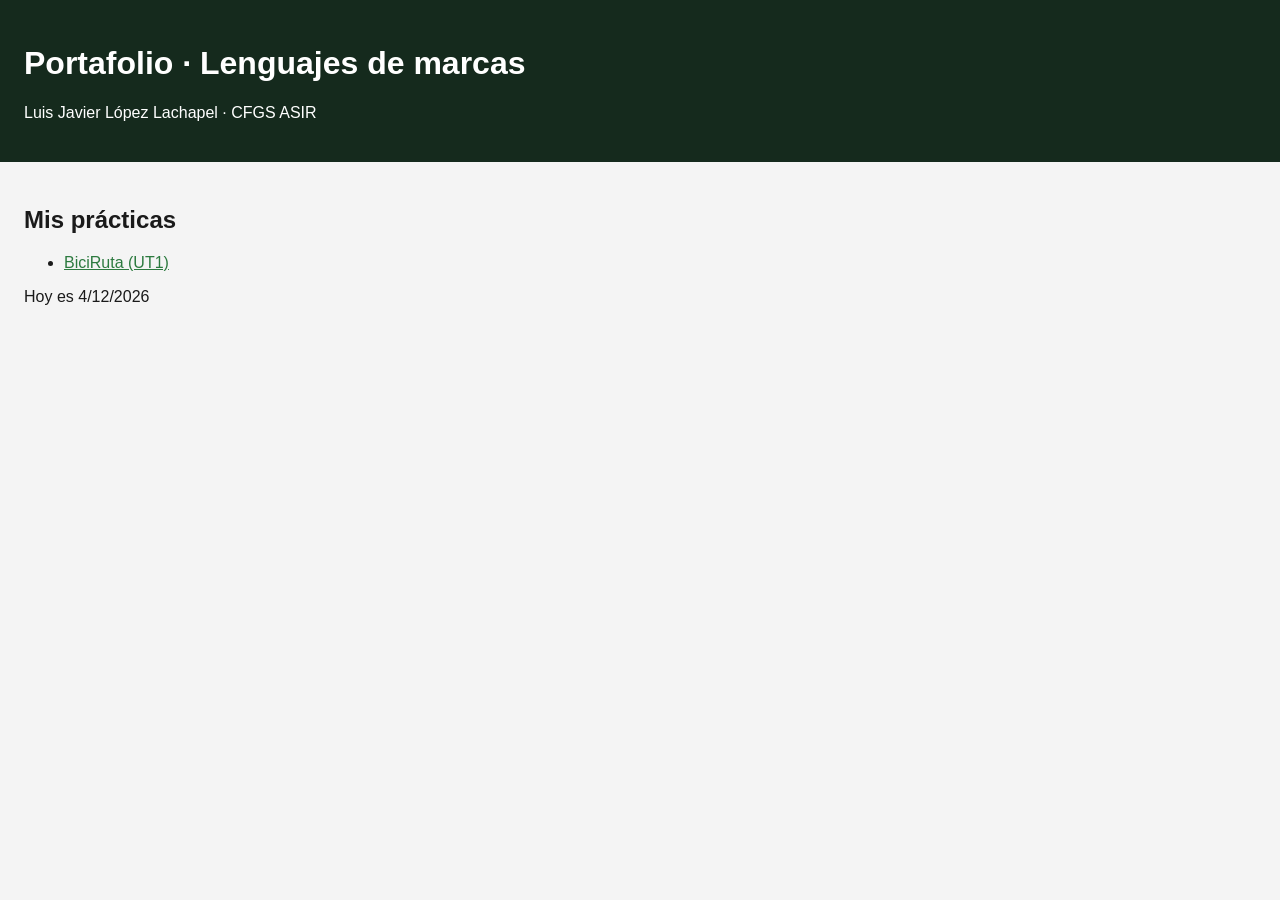
<file: index.html>
<!doctype html>
<html lang="es">
  <head>
    <meta charset="UTF-8" />
    <meta name="viewport" content="width=device-width, initial-scale=1.0" />
    <title>Portafolio de Lenguajes de marcas</title>
    <link rel="stylesheet" href="css/estilos.css" />
  </head>
  <body>
    <header>
      <h1>Portafolio · Lenguajes de marcas</h1>
      <p>Luis Javier López Lachapel · CFGS ASIR</p>
    </header>
    <main>
      <h2>Mis prácticas</h2>
      <ul>
        <li>
          <a href="https://github.com/Javier18-pps/biciruta-web"
            >BiciRuta (UT1)</a
          >
        </li>
      </ul>
      <p id="fecha"></p>
    </main>
    <script src="js/app.js"></script>
  </body>
</html>
</file>
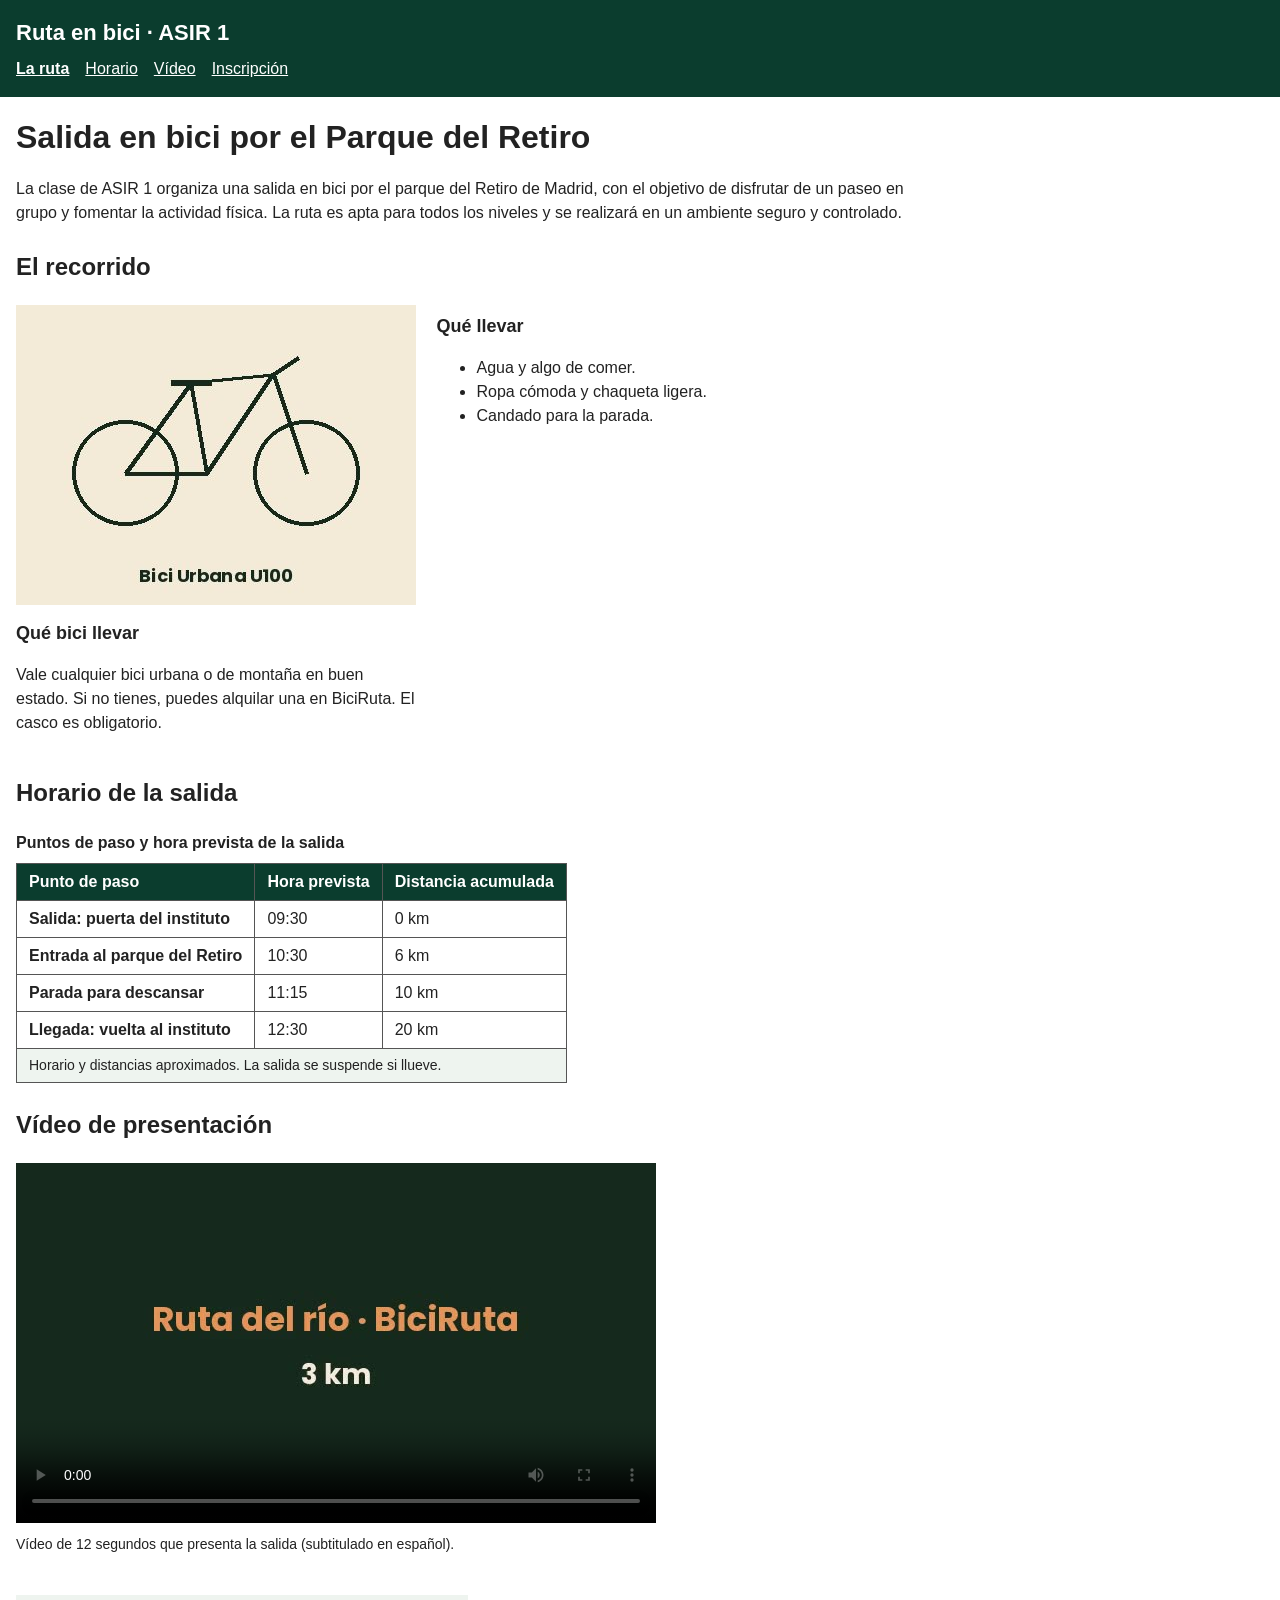
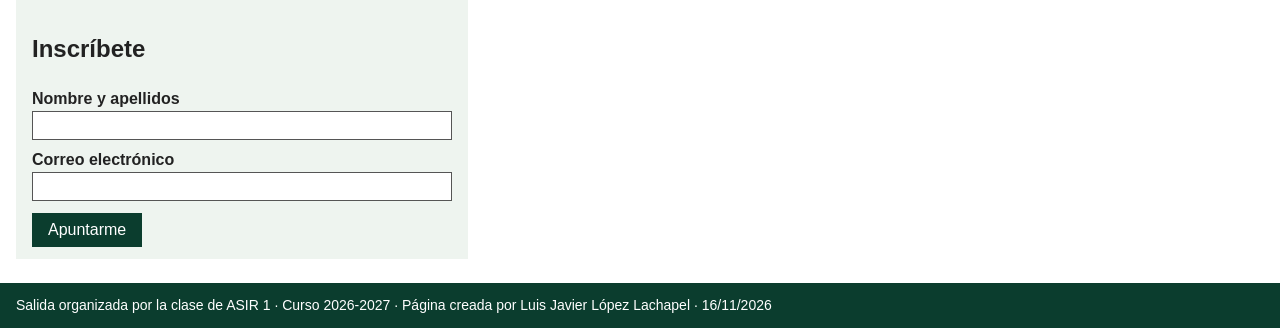
<file: ut03/fase5/index.html>
<!doctype html>
<html lang="es">
  <head>
    <meta charset="UTF-8" />
    <meta name="viewport" content="width=device-width, initial-scale=1.0" />
    <meta
      name="description"
      content="Salida en bici de la clase de ASIR 1 por el Parque del Retiro: recorrido, horario e inscripción."
    />
    <title>Salida en bici por el Parque del Retiro · ASIR 1</title>
    <link rel="stylesheet" href="css/ruta.css" />
  </head>
  <body>
    <a href="#principal" class="saltar">Saltar al contenido principal</a>

    <header class="cabecera">
      <p class="marca">Ruta en bici · ASIR 1</p>
      <nav aria-label="Menú principal">
        <ul class="menu">
          <li><a href="#principal" aria-current="page">La ruta</a></li>
          <li><a href="#horario">Horario</a></li>
          <li><a href="#video">Vídeo</a></li>
          <li><a href="#inscripcion">Inscripción</a></li>
        </ul>
      </nav>
    </header>

    <main id="principal">
      <h1>Salida en bici por el Parque del Retiro</h1>
      <p>
        La clase de ASIR 1 organiza una salida en bici por el parque del Retiro
        de Madrid, con el objetivo de disfrutar de un paseo en grupo y fomentar
        la actividad física. La ruta es apta para todos los niveles y se
        realizará en un ambiente seguro y controlado.
      </p>

      <section aria-labelledby="titulo-recorrido">
        <h2 id="titulo-recorrido">El recorrido</h2>

        <article class="ficha">
          <img
            src="img/bici_urbana-800.jpg"
            srcset="
              img/bici_urbana-400.jpg   400w,
              img/bici_urbana-800.jpg   800w,
              img/bici_urbana-1200.jpg 1200w
            "
            sizes="(min-width: 700px) 400px, 100vw"
            width="400"
            height="300"
            loading="lazy"
            alt="Bicicleta urbana como las que usaremos en la salida"
          />
          <h3>Qué bici llevar</h3>
          <p>
            Vale cualquier bici urbana o de montaña en buen estado. Si no
            tienes, puedes alquilar una en BiciRuta. El casco es obligatorio.
          </p>
        </article>

        <article class="ficha">
          <h3>Qué llevar</h3>
          <ul>
            <li>Agua y algo de comer.</li>
            <li>Ropa cómoda y chaqueta ligera.</li>
            <li>Candado para la parada.</li>
          </ul>
        </article>
      </section>

      <section id="horario" aria-labelledby="titulo-horario">
        <h2 id="titulo-horario">Horario de la salida</h2>
        <table class="horario">
          <caption>
            Puntos de paso y hora prevista de la salida
          </caption>
          <thead>
            <tr>
              <th scope="col">Punto de paso</th>
              <th scope="col">Hora prevista</th>
              <th scope="col">Distancia acumulada</th>
            </tr>
          </thead>
          <tbody>
            <tr>
              <th scope="row">Salida: puerta del instituto</th>
              <td>09:30</td>
              <td>0 km</td>
            </tr>
            <tr>
              <th scope="row">Entrada al parque del Retiro</th>
              <td>10:30</td>
              <td>6 km</td>
            </tr>
            <tr>
              <th scope="row">Parada para descansar</th>
              <td>11:15</td>
              <td>10 km</td>
            </tr>
            <tr>
              <th scope="row">Llegada: vuelta al instituto</th>
              <td>12:30</td>
              <td>20 km</td>
            </tr>
          </tbody>
          <tfoot>
            <tr>
              <td colspan="3">
                Horario y distancias aproximados. La salida se suspende si
                llueve.
              </td>
            </tr>
          </tfoot>
        </table>
      </section>

      <section id="video" aria-labelledby="titulo-video">
        <h2 id="titulo-video">Vídeo de presentación</h2>
        <figure>
          <video
            controls
            preload="metadata"
            width="640"
            height="360"
            poster="img/ruta_rio_poster.jpg"
          >
            <source src="media/ruta_rio.mp4" type="video/mp4" />
            <track
              kind="captions"
              src="media/ruta.es.vtt"
              srclang="es"
              label="Español"
              default
            />
            <p>
              Tu navegador no puede reproducir este vídeo.
              <a href="media/ruta_rio.mp4">Descarga el vídeo de presentación</a
              >.
            </p>
          </video>
          <figcaption>
            Vídeo de 12 segundos que presenta la salida (subtitulado en
            español).
          </figcaption>
        </figure>
      </section>
    </main>

    <aside
      id="inscripcion"
      class="lateral"
      aria-labelledby="titulo-inscripcion"
    >
      <h2 id="titulo-inscripcion">Inscríbete</h2>
      <form action="#" method="post">
        <label for="nombre">Nombre y apellidos</label>
        <input
          type="text"
          id="nombre"
          name="nombre"
          autocomplete="name"
          required
        />

        <label for="email">Correo electrónico</label>
        <input
          type="email"
          id="email"
          name="email"
          autocomplete="email"
          required
        />

        <button type="submit">Apuntarme</button>
      </form>
    </aside>

    <footer class="pie">
      <p>
        Salida organizada por la clase de ASIR 1 · Curso 2026-2027 · Página
        creada por Luis Javier López Lachapel ·
        <time datetime="2026-11-16">16/11/2026</time>
      </p>
    </footer>
  </body>
</html>
</file>
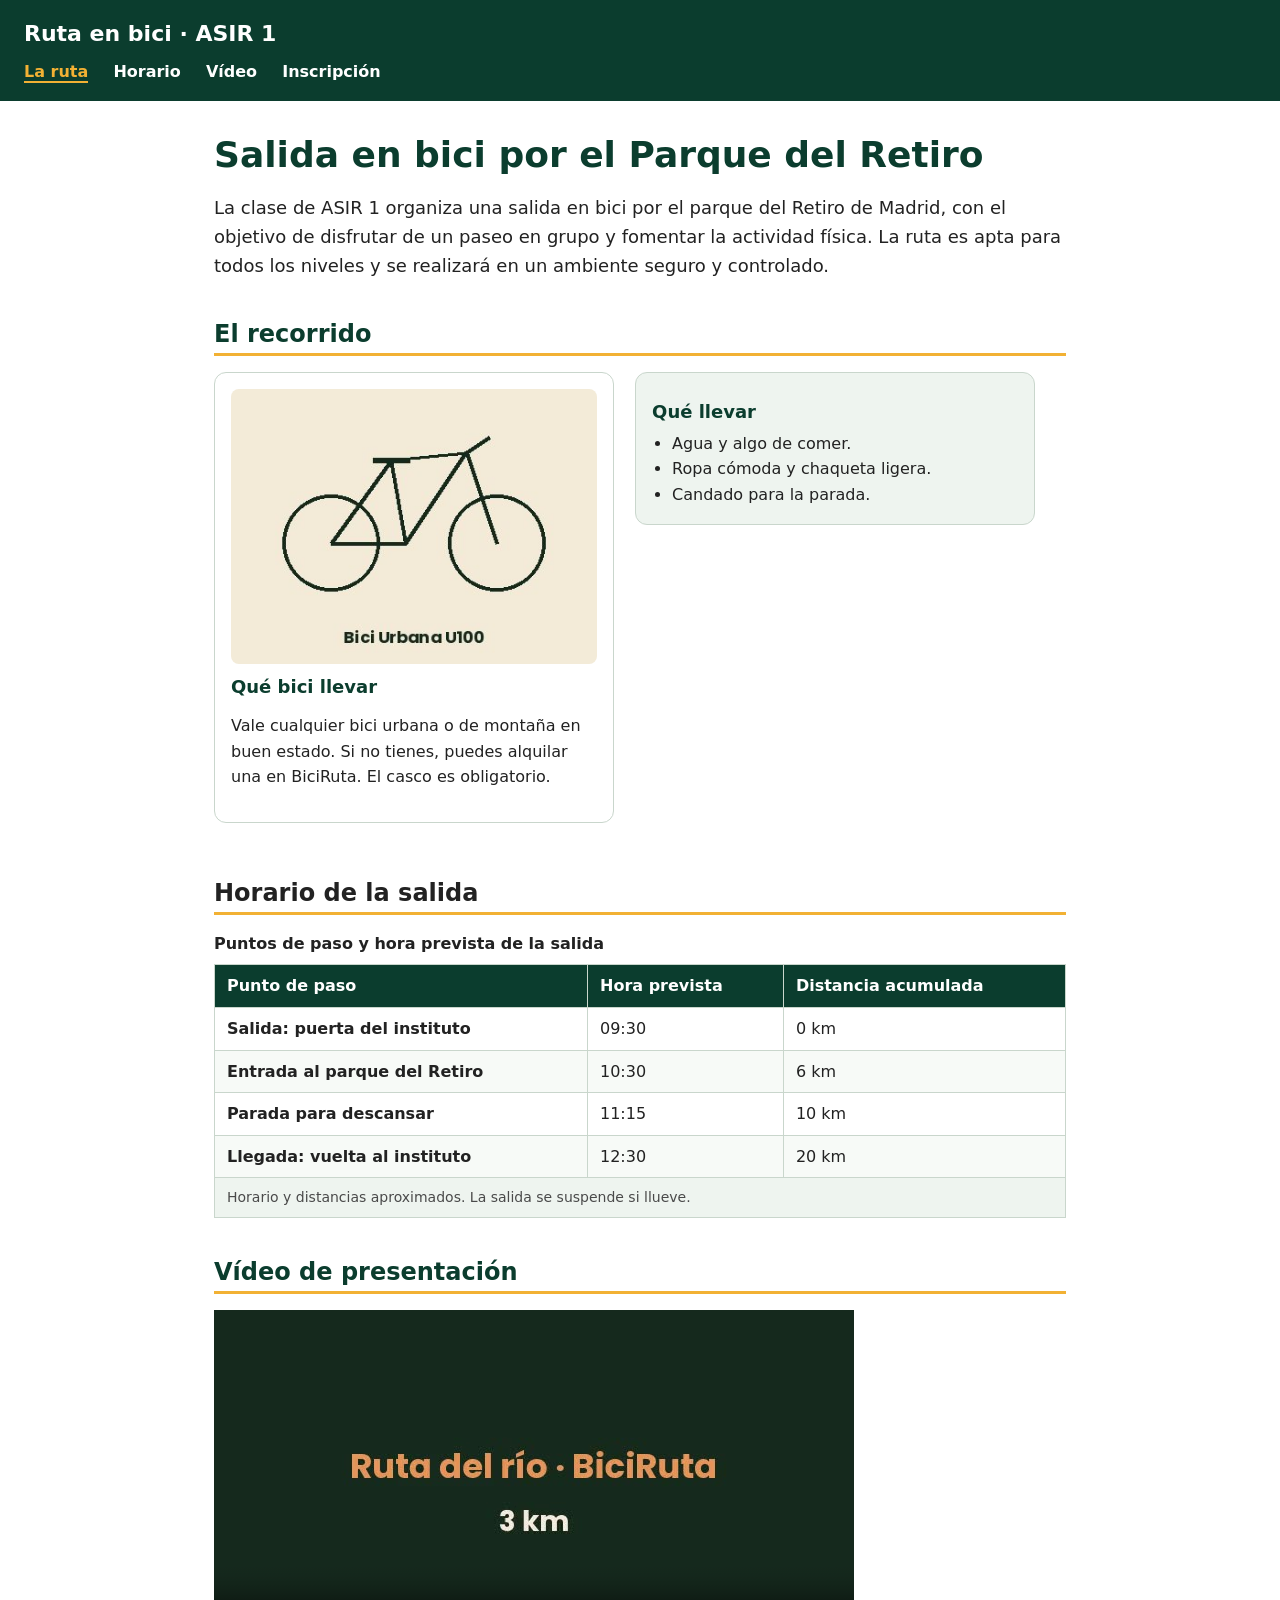
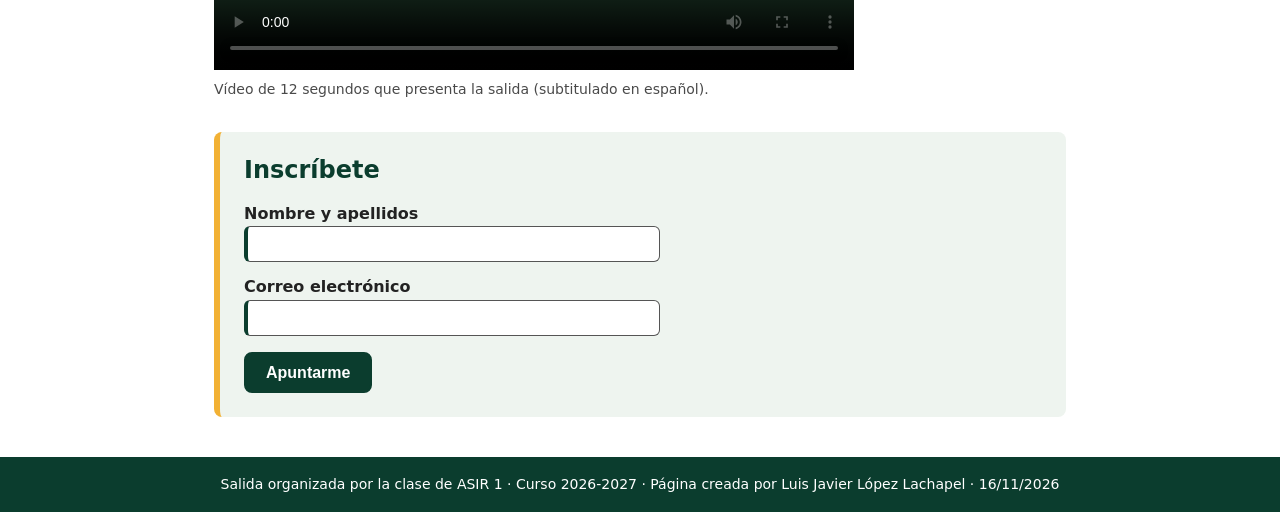
<file: ut06/fase5/index.html>
<!doctype html>
<html lang="es">
  <head>
    <meta charset="UTF-8" />
    <meta name="viewport" content="width=device-width, initial-scale=1.0" />
    <meta
      name="description"
      content="Salida en bici de la clase de ASIR 1 por el Parque del Retiro: recorrido, horario e inscripción."
    />
    <title>Salida en bici por el Parque del Retiro · ASIR 1</title>
    <link rel="stylesheet" href="css/estilos.css" />
  </head>
  <body>
    <a href="#principal" class="saltar">Saltar al contenido principal</a>

    <header class="cabecera">
      <p class="marca">Ruta en bici · ASIR 1</p>
      <nav aria-label="Menú principal">
        <ul class="menu">
          <li><a href="#principal" aria-current="page">La ruta</a></li>
          <li><a href="#horario">Horario</a></li>
          <li><a href="#video">Vídeo</a></li>
          <li><a href="#inscripcion">Inscripción</a></li>
        </ul>
      </nav>
    </header>

    <main id="principal">
      <h1>Salida en bici por el Parque del Retiro</h1>
      <p>
        La clase de ASIR 1 organiza una salida en bici por el parque del Retiro
        de Madrid, con el objetivo de disfrutar de un paseo en grupo y fomentar
        la actividad física. La ruta es apta para todos los niveles y se
        realizará en un ambiente seguro y controlado.
      </p>

      <section aria-labelledby="titulo-recorrido">
        <h2 id="titulo-recorrido">El recorrido</h2>

        <article class="ficha">
          <img
            src="img/bici_urbana-800.jpg"
            srcset="
              img/bici_urbana-400.jpg   400w,
              img/bici_urbana-800.jpg   800w,
              img/bici_urbana-1200.jpg 1200w
            "
            sizes="(min-width: 700px) 400px, 100vw"
            width="400"
            height="300"
            loading="lazy"
            alt="Bicicleta urbana como las que usaremos en la salida"
          />
          <h3>Qué bici llevar</h3>
          <p>
            Vale cualquier bici urbana o de montaña en buen estado. Si no
            tienes, puedes alquilar una en BiciRuta. El casco es obligatorio.
          </p>
        </article>

        <article class="ficha">
          <h3>Qué llevar</h3>
          <ul>
            <li>Agua y algo de comer.</li>
            <li>Ropa cómoda y chaqueta ligera.</li>
            <li>Candado para la parada.</li>
          </ul>
        </article>
      </section>

      <section id="horario" aria-labelledby="titulo-horario">
        <h2 id="titulo-horario">Horario de la salida</h2>
        <table class="horario">
          <caption>
            Puntos de paso y hora prevista de la salida
          </caption>
          <thead>
            <tr>
              <th scope="col">Punto de paso</th>
              <th scope="col">Hora prevista</th>
              <th scope="col">Distancia acumulada</th>
            </tr>
          </thead>
          <tbody>
            <tr>
              <th scope="row">Salida: puerta del instituto</th>
              <td>09:30</td>
              <td>0 km</td>
            </tr>
            <tr>
              <th scope="row">Entrada al parque del Retiro</th>
              <td>10:30</td>
              <td>6 km</td>
            </tr>
            <tr>
              <th scope="row">Parada para descansar</th>
              <td>11:15</td>
              <td>10 km</td>
            </tr>
            <tr>
              <th scope="row">Llegada: vuelta al instituto</th>
              <td>12:30</td>
              <td>20 km</td>
            </tr>
          </tbody>
          <tfoot>
            <tr>
              <td colspan="3">
                Horario y distancias aproximados. La salida se suspende si
                llueve.
              </td>
            </tr>
          </tfoot>
        </table>
      </section>

      <section id="video" aria-labelledby="titulo-video">
        <h2 id="titulo-video">Vídeo de presentación</h2>
        <figure>
          <video
            controls
            preload="metadata"
            width="640"
            height="360"
            poster="img/ruta_rio_poster.jpg"
          >
            <source src="media/ruta_rio.mp4" type="video/mp4" />
            <track
              kind="captions"
              src="media/ruta.es.vtt"
              srclang="es"
              label="Español"
              default
            />
            <p>
              Tu navegador no puede reproducir este vídeo.
              <a href="media/ruta_rio.mp4">Descarga el vídeo de presentación</a
              >.
            </p>
          </video>
          <figcaption>
            Vídeo de 12 segundos que presenta la salida (subtitulado en
            español).
          </figcaption>
        </figure>
      </section>
    </main>

    <aside
      id="inscripcion"
      class="lateral"
      aria-labelledby="titulo-inscripcion"
    >
      <h2 id="titulo-inscripcion">Inscríbete</h2>
      <form action="#" method="post">
        <label for="nombre">Nombre y apellidos</label>
        <input
          type="text"
          id="nombre"
          name="nombre"
          autocomplete="name"
          required
        />

        <label for="email">Correo electrónico</label>
        <input
          type="email"
          id="email"
          name="email"
          autocomplete="email"
          required
        />

        <button type="submit">Apuntarme</button>
      </form>
    </aside>

    <footer class="pie">
      <p>
        Salida organizada por la clase de ASIR 1 · Curso 2026-2027 · Página
        creada por Luis Javier López Lachapel ·
        <time datetime="2026-11-16">16/11/2026</time>
      </p>
    </footer>
  </body>
</html>
</file>
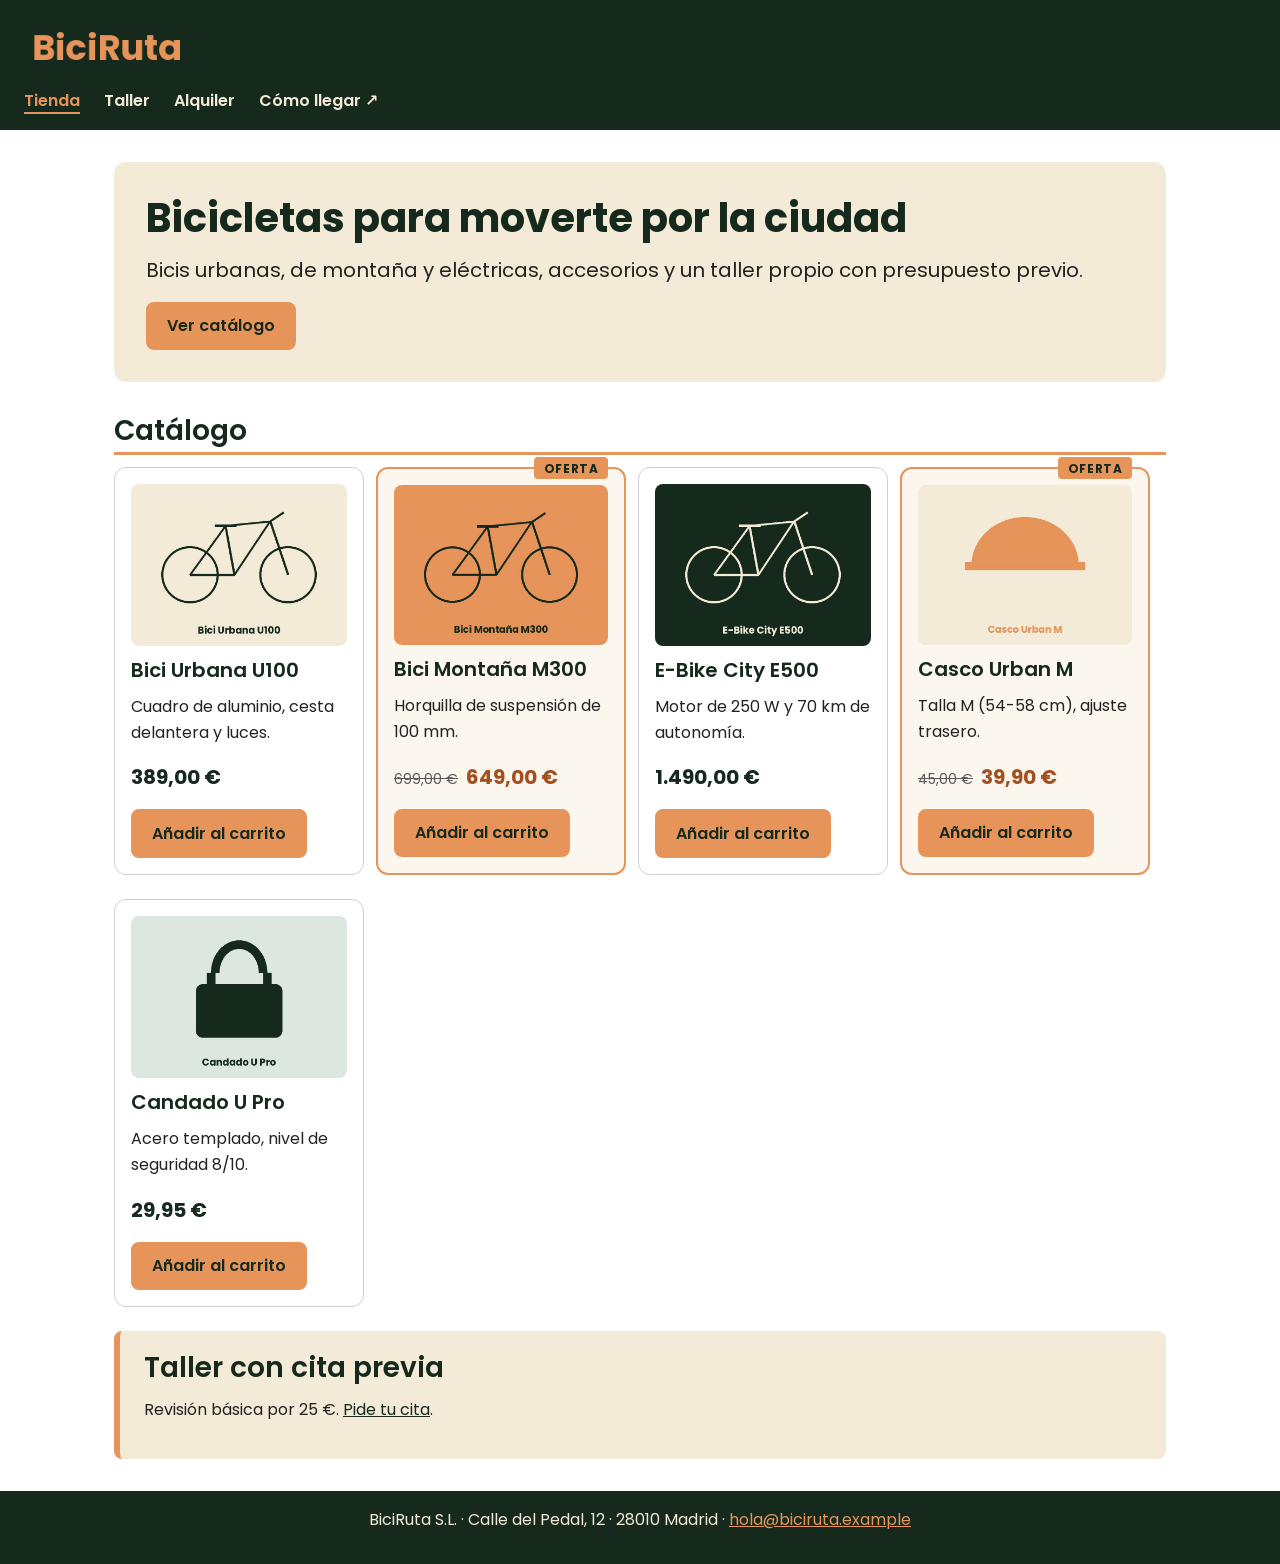
<file: ut06/inicio/index.html>
<!DOCTYPE html>
<html lang="es">
<head>
  <meta charset="UTF-8">
  <meta name="viewport" content="width=device-width, initial-scale=1.0">
  <title>BiciRuta · Tienda de bicicletas</title>
  <link rel="preconnect" href="https://fonts.googleapis.com">
  <link rel="preconnect" href="https://fonts.gstatic.com" crossorigin>
  <link rel="stylesheet" href="https://fonts.googleapis.com/css2?family=Poppins:wght@400;600;700&display=swap">
  <link rel="stylesheet" href="css/estilos.css">
</head>
<body>
  <header class="cabecera">
    <img src="img/logo_biciruta.png" alt="BiciRuta" width="320" height="80">
    <nav aria-label="Principal">
      <ul class="menu">
        <li><a href="index.html" aria-current="page">Tienda</a></li>
        <li><a href="taller.html">Taller</a></li>
        <li><a href="alquiler.html">Alquiler</a></li>
        <li><a href="https://www.openstreetmap.org" target="_blank" rel="noopener noreferrer">Cómo llegar</a></li>
      </ul>
    </nav>
  </header>

  <main>
    <section class="portada">
      <h1>Bicicletas para moverte por la ciudad</h1>
      <p class="entradilla">Bicis urbanas, de montaña y eléctricas, accesorios y un taller propio con presupuesto previo.</p>
      <a class="boton" href="#catalogo">Ver catálogo</a>
    </section>

    <section id="catalogo" class="catalogo">
      <h2>Catálogo</h2>
      <article class="producto">
        <img src="img/bici_urbana.jpg" alt="Bici Urbana U100" width="800" height="600">
        <h3>Bici Urbana U100</h3>
        <p class="descripcion">Cuadro de aluminio, cesta delantera y luces.</p>
        <p class="precio">389,00&nbsp;€</p>
        <a class="boton" href="#">Añadir al carrito</a>
      </article>
      <article class="producto oferta">
        <img src="img/bici_montana.jpg" alt="Bici Montaña M300" width="800" height="600">
        <h3>Bici Montaña M300</h3>
        <p class="descripcion">Horquilla de suspensión de 100&nbsp;mm.</p>
        <p class="precio"><del>699,00&nbsp;€</del> 649,00&nbsp;€</p>
        <a class="boton" href="#">Añadir al carrito</a>
      </article>
      <article class="producto">
        <img src="img/bici_electrica.jpg" alt="E-Bike City E500" width="800" height="600">
        <h3>E-Bike City E500</h3>
        <p class="descripcion">Motor de 250&nbsp;W y 70&nbsp;km de autonomía.</p>
        <p class="precio">1.490,00&nbsp;€</p>
        <a class="boton" href="#">Añadir al carrito</a>
      </article>
      <article class="producto oferta">
        <img src="img/casco.jpg" alt="Casco Urban M" width="800" height="600">
        <h3>Casco Urban M</h3>
        <p class="descripcion">Talla M (54-58&nbsp;cm), ajuste trasero.</p>
        <p class="precio"><del>45,00&nbsp;€</del> 39,90&nbsp;€</p>
        <a class="boton" href="#">Añadir al carrito</a>
      </article>
      <article class="producto">
        <img src="img/candado.jpg" alt="Candado U Pro" width="800" height="600">
        <h3>Candado U Pro</h3>
        <p class="descripcion">Acero templado, nivel de seguridad 8/10.</p>
        <p class="precio">29,95&nbsp;€</p>
        <a class="boton" href="#">Añadir al carrito</a>
      </article>
    </section>

    <aside class="aviso">
      <h2>Taller con cita previa</h2>
      <p>Revisión básica por 25&nbsp;€. <a href="taller.html">Pide tu cita</a>.</p>
    </aside>
  </main>

  <footer class="pie">
    <p>BiciRuta S.L. · Calle del Pedal, 12 · 28010 Madrid · <a href="mailto:hola@biciruta.example">hola@biciruta.example</a></p>
  </footer>
</body>
</html>
</file>
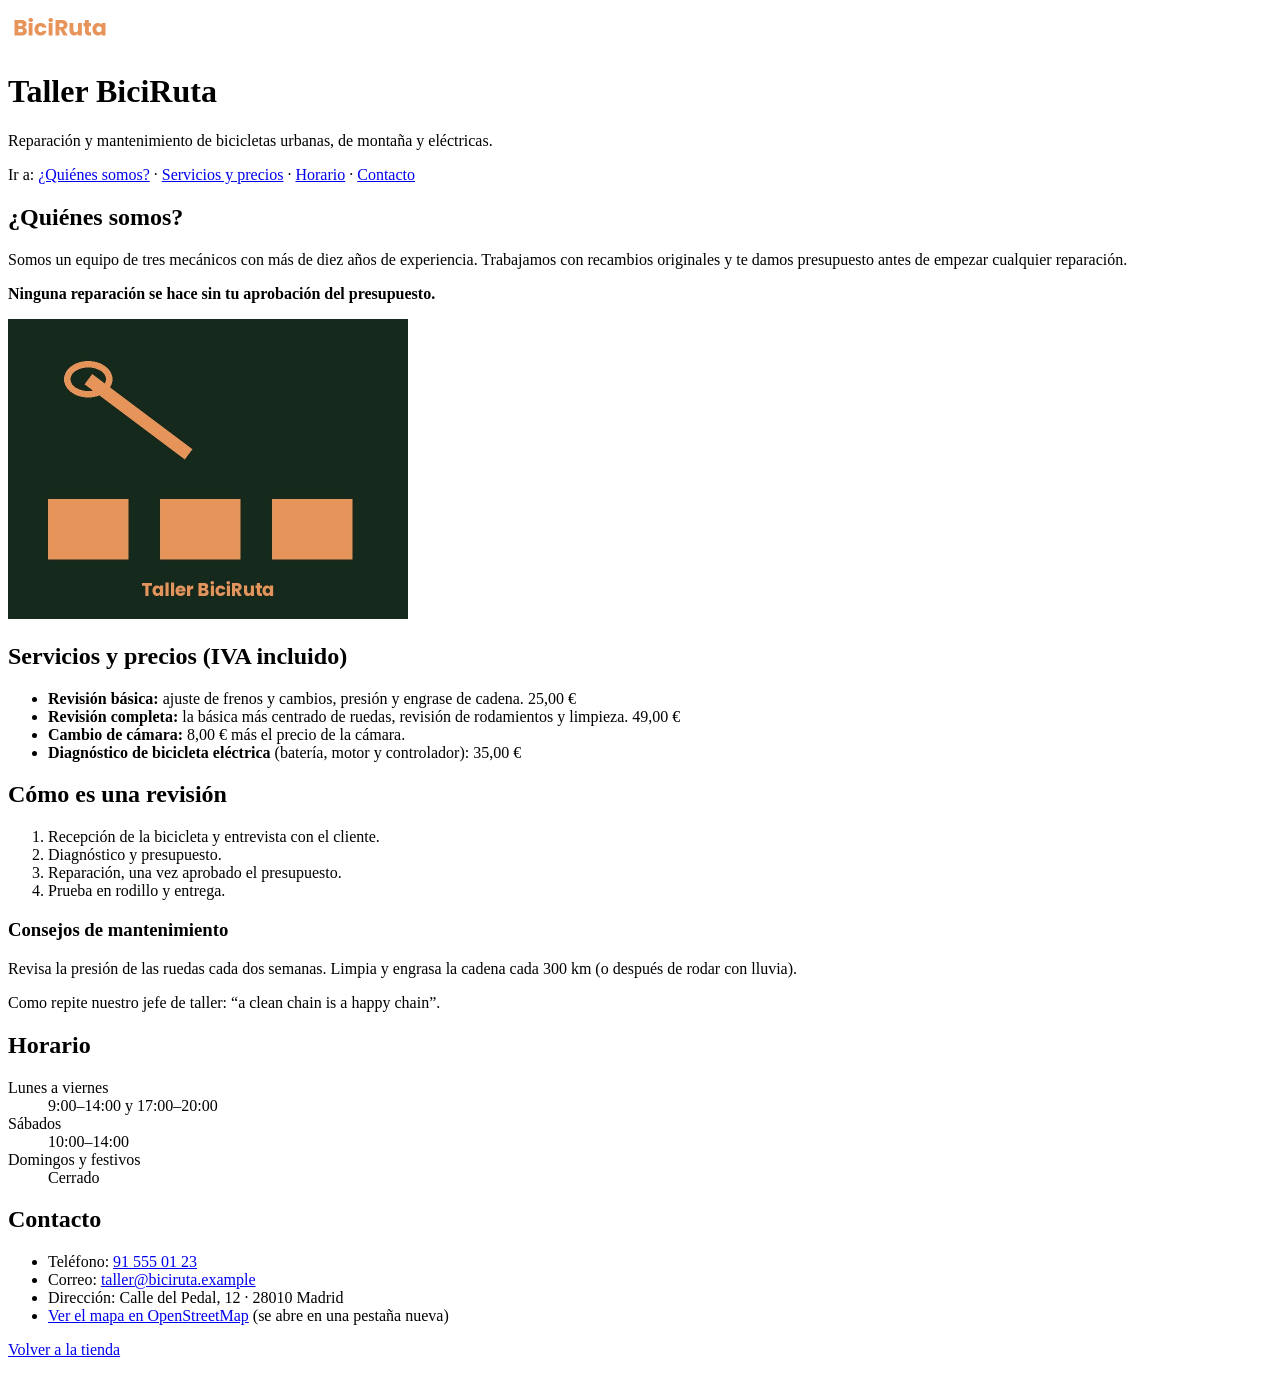
<file: ut02/taller.html>
<!DOCTYPE html>
<!-- Indica al navegador que es un documento HTML5 (modo estándar) -->
<html lang="es">
<head>
  <!-- Codificación de caracteres: permite tildes, ñ y el símbolo € -->
  <meta charset="UTF-8">
  <!-- Adapta el ancho de la página al de la pantalla del móvil -->
  <meta name="viewport" content="width=device-width, initial-scale=1.0">
  <!-- Resumen que muestran los buscadores bajo el título -->
  <meta name="description" content="Taller de bicicletas urbanas, de montaña y eléctricas en Madrid. Revisiones, reparaciones y puesta a punto con cita previa.">
  <!-- Texto de la pestaña del navegador y del resultado en buscadores -->
  <title>Taller BiciRuta · Reparación y mantenimiento de bicicletas</title>
</head>
<body>
  <header>
    <img src="img/logo_biciruta.png" alt="BiciRuta" width="160" height="40">
    <h1>Taller BiciRuta</h1>
    <p>Reparación y mantenimiento de bicicletas urbanas, de montaña y eléctricas.</p>
    <nav>
      <p>Ir a:
        <a href="#quienes">¿Quiénes somos?</a> ·
        <a href="#servicios">Servicios y precios</a> ·
        <a href="#horario">Horario</a> ·
        <a href="#contacto">Contacto</a>
      </p>
    </nav>
  </header>

  <main>
    <section id="quienes">
      <h2>¿Quiénes somos?</h2>
      <p>Somos un equipo de tres mecánicos con más de diez años de experiencia. Trabajamos con recambios originales y te damos presupuesto antes de empezar cualquier reparación.</p>
      <p><strong>Ninguna reparación se hace sin tu aprobación del presupuesto.</strong></p>
      <img src="img/taller.jpg" alt="Mecánico de BiciRuta reparando una bicicleta en el banco de trabajo del taller" width="400" height="300">
    </section>

    <section id="servicios">
      <h2>Servicios y precios (IVA incluido)</h2>
      <ul>
        <li><strong>Revisión básica:</strong> ajuste de frenos y cambios, presión y engrase de cadena. <span class="precio">25,00&nbsp;€</span></li>
        <li><strong>Revisión completa:</strong> la básica más centrado de ruedas, revisión de rodamientos y limpieza. <span class="precio">49,00&nbsp;€</span></li>
        <li><strong>Cambio de cámara:</strong> <span class="precio">8,00&nbsp;€</span> más el precio de la cámara.</li>
        <li><strong>Diagnóstico de bicicleta eléctrica</strong> (batería, motor y controlador): <span class="precio">35,00&nbsp;€</span></li>
      </ul>
    </section>

    <section id="revision">
      <h2>Cómo es una revisión</h2>
      <ol>
        <li>Recepción de la bicicleta y entrevista con el cliente.</li>
        <li>Diagnóstico y presupuesto.</li>
        <li>Reparación, una vez aprobado el presupuesto.</li>
        <li>Prueba en rodillo y entrega.</li>
      </ol>

      <h3>Consejos de mantenimiento</h3>
      <p>Revisa la presión de las ruedas cada dos semanas. Limpia y engrasa la cadena cada 300&nbsp;km (o después de rodar con lluvia).</p>
      <p>Como repite nuestro jefe de taller: <q lang="en">a clean chain is a happy chain</q>.</p>
    </section>

    <section id="horario">
      <h2>Horario</h2>
      <dl>
        <dt>Lunes a viernes</dt>
        <dd>9:00–14:00 y 17:00–20:00</dd>
        <dt>Sábados</dt>
        <dd>10:00–14:00</dd>
        <dt>Domingos y festivos</dt>
        <dd>Cerrado</dd>
      </dl>
    </section>

    <section id="contacto">
      <h2>Contacto</h2>
      <ul>
        <li>Teléfono: <a href="tel:+34915550123">91 555 01 23</a></li>
        <li>Correo: <a href="mailto:taller@biciruta.example?subject=Cita%20en%20el%20taller">taller@biciruta.example</a></li>
        <li>Dirección: Calle del Pedal, 12 · 28010 Madrid</li>
        <li><a href="https://www.openstreetmap.org/search?query=Madrid" target="_blank" rel="noopener noreferrer">Ver el mapa en OpenStreetMap</a> (se abre en una pestaña nueva)</li>
      </ul>
    </section>
  </main>

  <footer>
    <p><a href="index.html">Volver a la tienda</a></p>
  </footer>
</body>
</html>
</file>
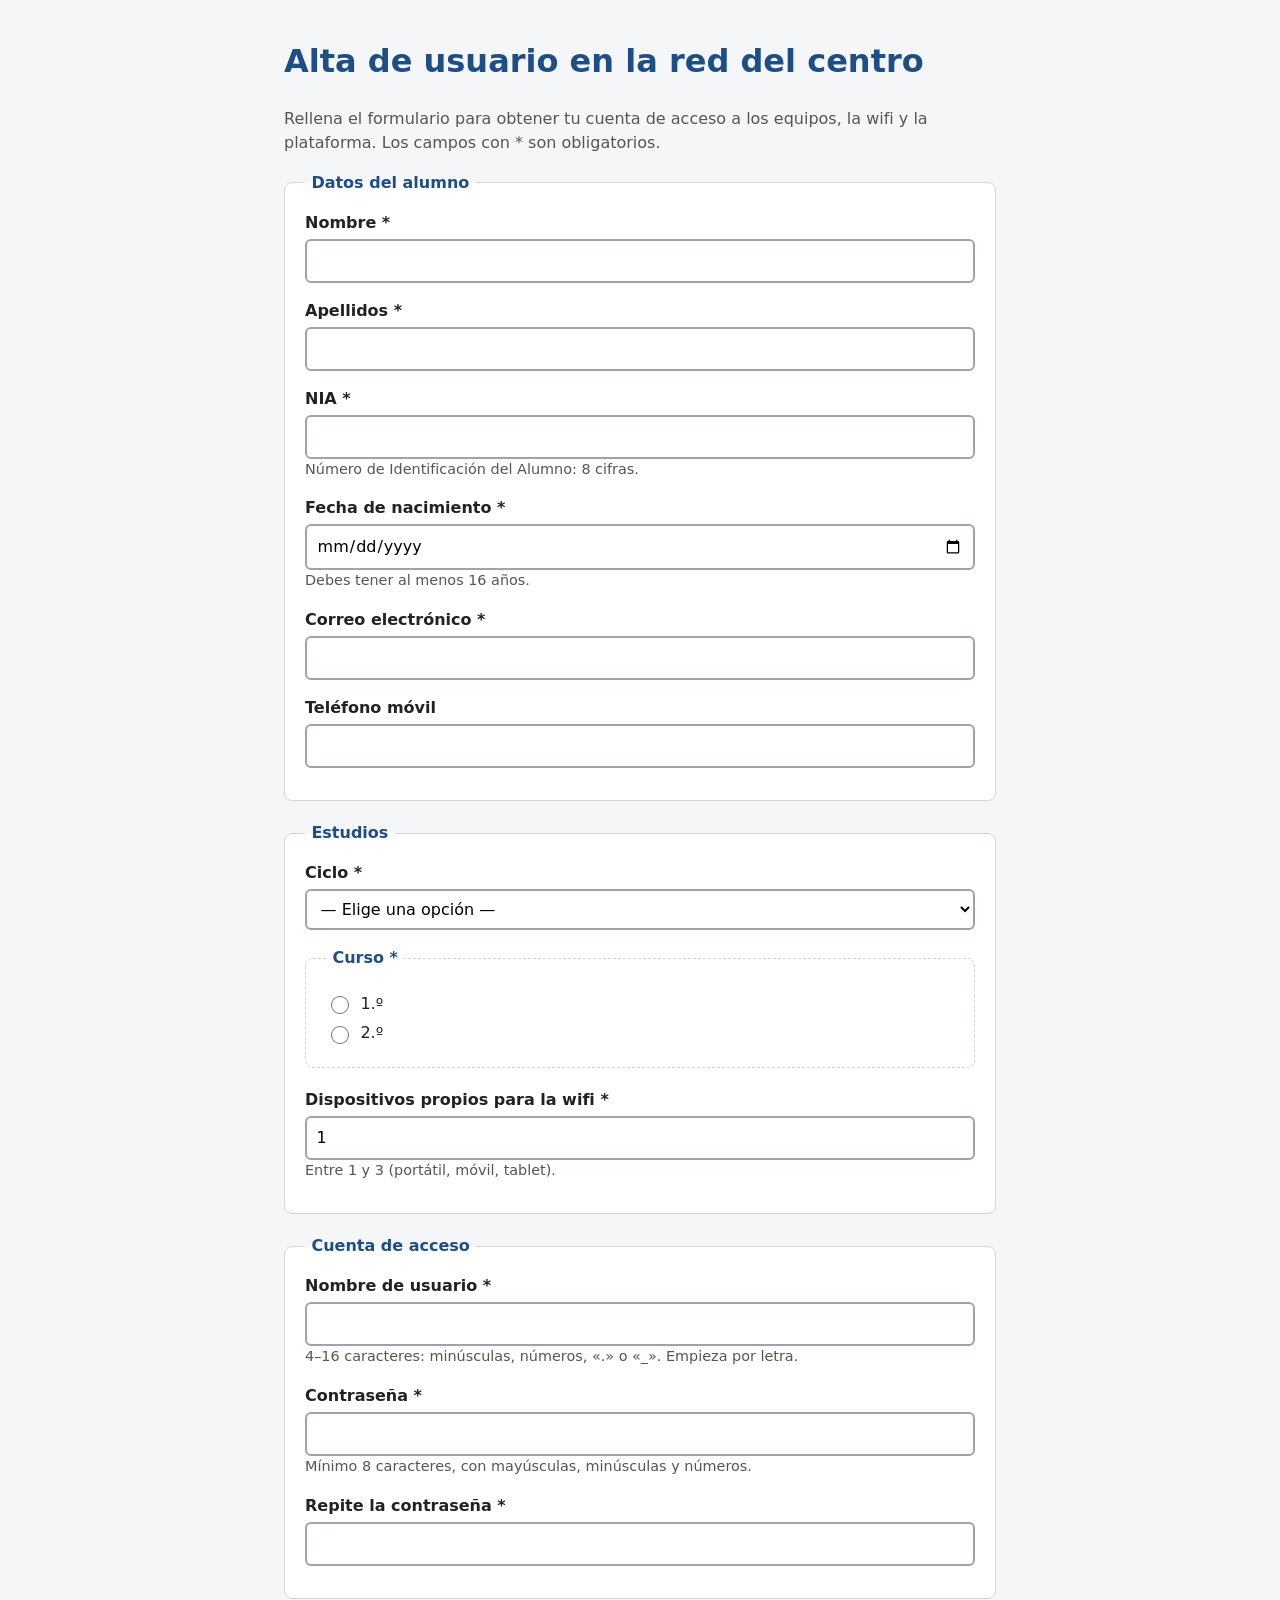
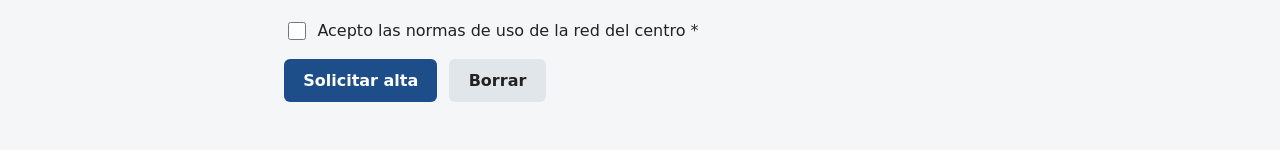
<file: ut04/alta.html>
<!DOCTYPE html>
<html lang="es">
<head>
  <meta charset="UTF-8">
  <meta name="viewport" content="width=device-width, initial-scale=1.0">
  <title>Alta de usuario en la red del centro</title>
  <link rel="stylesheet" href="css/cita.css">
  <script src="js/alta.js" defer></script>
</head>
<body>
  <main>
    <h1>Alta de usuario en la red del centro</h1>
    <p class="nota">Rellena el formulario para obtener tu cuenta de acceso a los equipos, la wifi y la plataforma. Los campos con * son obligatorios.</p>

    <!-- Método POST: el formulario lleva datos personales y una contraseña, que no deben
         quedar en la URL, el historial ni los registros del servidor; además crea una cuenta
         (tiene efectos), así que recargar no debe repetir el envío sin avisar.
         (POST no cifra: en producción la página debe servirse por HTTPS.) -->
    <form id="form-alta" action="https://httpbin.org/post" method="post">

      <fieldset>
        <legend>Datos del alumno</legend>

        <div class="campo">
          <label for="nombre">Nombre *</label>
          <input type="text" id="nombre" name="nombre" required minlength="2" maxlength="40" autocomplete="given-name">
        </div>

        <div class="campo">
          <label for="apellidos">Apellidos *</label>
          <input type="text" id="apellidos" name="apellidos" required minlength="2" maxlength="60" autocomplete="family-name">
        </div>

        <div class="campo">
          <label for="nia">NIA *</label>
          <input type="text" id="nia" name="nia" required pattern="[0-9]{8}" inputmode="numeric"
                 title="El NIA son 8 cifras" aria-describedby="ayuda-nia" maxlength="8">
          <small id="ayuda-nia" class="ayuda">Número de Identificación del Alumno: 8 cifras.</small>
        </div>

        <div class="campo">
          <label for="nacimiento">Fecha de nacimiento *</label>
          <input type="date" id="nacimiento" name="nacimiento" required min="1940-01-01" aria-describedby="ayuda-nac">
          <small id="ayuda-nac" class="ayuda">Debes tener al menos 16 años.</small>
        </div>

        <div class="campo">
          <label for="correo">Correo electrónico *</label>
          <input type="email" id="correo" name="correo" required autocomplete="email">
        </div>

        <div class="campo">
          <label for="movil">Teléfono móvil</label>
          <input type="tel" id="movil" name="movil" pattern="[67][0-9]{8}" title="9 cifras empezando por 6 o 7" maxlength="9" autocomplete="tel-national">
        </div>
      </fieldset>

      <fieldset>
        <legend>Estudios</legend>

        <div class="campo">
          <label for="ciclo">Ciclo *</label>
          <select id="ciclo" name="ciclo" required>
            <option value="">— Elige una opción —</option>
            <option value="smr">CFGM Sistemas Microinformáticos y Redes</option>
            <option value="asir">CFGS Administración de Sistemas Informáticos en Red</option>
            <option value="daw">CFGS Desarrollo de Aplicaciones Web</option>
            <option value="dam">CFGS Desarrollo de Aplicaciones Multiplataforma</option>
          </select>
        </div>

        <fieldset class="grupo">
          <legend>Curso *</legend>
          <div class="opcion">
            <input type="radio" id="curso1" name="curso" value="1" required>
            <label for="curso1">1.º</label>
          </div>
          <div class="opcion">
            <input type="radio" id="curso2" name="curso" value="2">
            <label for="curso2">2.º</label>
          </div>
        </fieldset>

        <div class="campo">
          <label for="dispositivos">Dispositivos propios para la wifi *</label>
          <input type="number" id="dispositivos" name="dispositivos" required min="1" max="3" step="1" value="1" aria-describedby="ayuda-disp">
          <small id="ayuda-disp" class="ayuda">Entre 1 y 3 (portátil, móvil, tablet).</small>
        </div>
      </fieldset>

      <fieldset>
        <legend>Cuenta de acceso</legend>

        <div class="campo">
          <label for="usuario">Nombre de usuario *</label>
          <input type="text" id="usuario" name="usuario" required pattern="[a-z][a-z0-9._]{3,15}"
                 title="De 4 a 16 caracteres: empieza por letra minúscula y solo usa minúsculas, números, punto o guion bajo"
                 aria-describedby="ayuda-usuario" autocomplete="username">
          <small id="ayuda-usuario" class="ayuda">4–16 caracteres: minúsculas, números, «.» o «_». Empieza por letra.</small>
        </div>

        <div class="campo">
          <label for="clave">Contraseña *</label>
          <input type="password" id="clave" name="clave" required minlength="8"
                 pattern="(?=.*[a-z])(?=.*[A-Z])(?=.*[0-9]).{8,}"
                 title="Mínimo 8 caracteres con mayúsculas, minúsculas y números"
                 aria-describedby="ayuda-clave" autocomplete="new-password">
          <small id="ayuda-clave" class="ayuda">Mínimo 8 caracteres, con mayúsculas, minúsculas y números.</small>
        </div>

        <div class="campo">
          <label for="clave2">Repite la contraseña *</label>
          <input type="password" id="clave2" name="clave2" required autocomplete="new-password">
        </div>
      </fieldset>

      <div class="opcion">
        <input type="checkbox" id="normas" name="normas" value="acepto" required>
        <label for="normas">Acepto las normas de uso de la red del centro *</label>
      </div>

      <div class="botones">
        <button type="submit">Solicitar alta</button>
        <button type="reset" class="secundario">Borrar</button>
      </div>
    </form>
  </main>
</body>
</html>
</file>
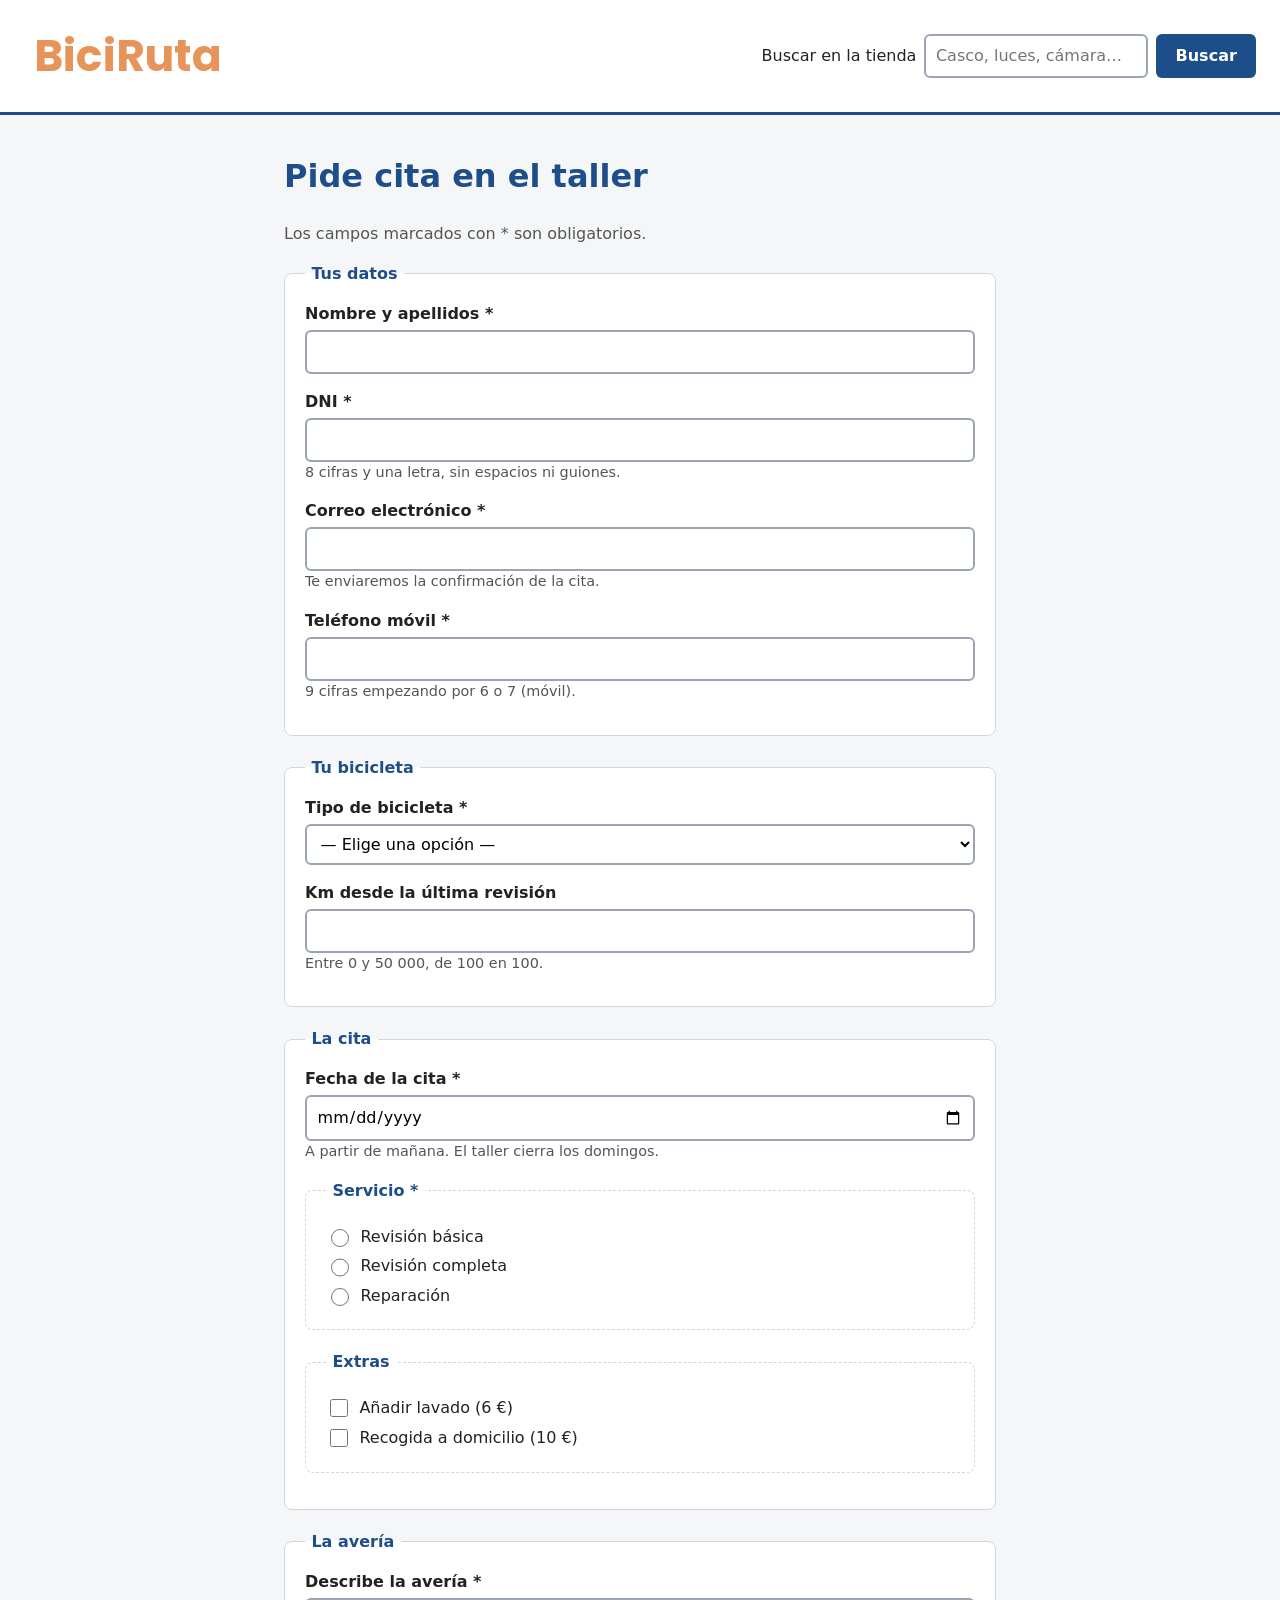
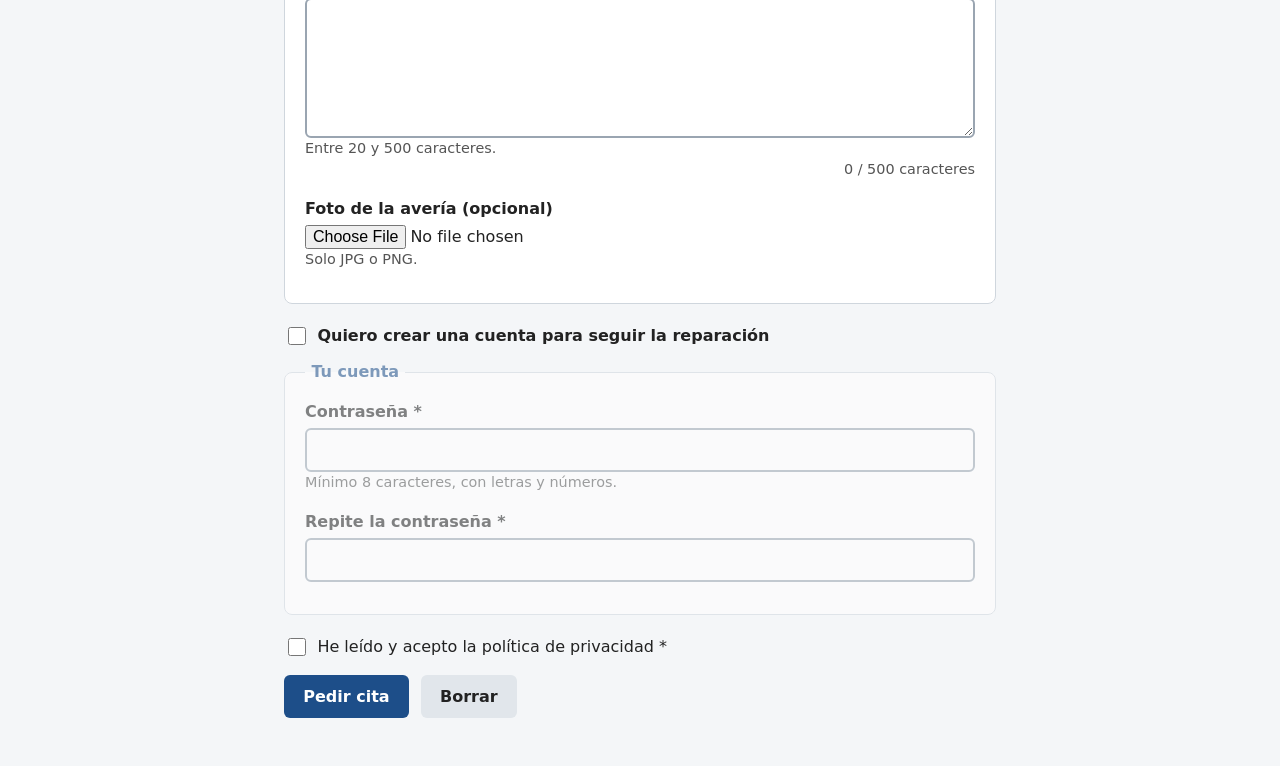
<file: ut04/cita.html>
<!DOCTYPE html>
<html lang="es">
<head>
  <meta charset="UTF-8">
  <meta name="viewport" content="width=device-width, initial-scale=1.0">
  <title>Cita en el taller · BiciRuta</title>
  <link rel="stylesheet" href="css/cita.css">
  <!-- defer: el script se descarga en paralelo y se ejecuta cuando el HTML ya está cargado -->
  <script src="js/cita.js" defer></script>
</head>
<body>
  <header class="cabecera">
    <img src="img/logo_biciruta.png" alt="BiciRuta" width="320" height="80">

    <!-- Buscador: GET. La búsqueda no es sensible, cabe en la URL y así se puede
         guardar en marcadores, compartir y recargar sin efectos secundarios. -->
    <form class="buscador" action="receptor.html" method="get" role="search">
      <label for="q">Buscar en la tienda</label>
      <input type="search" id="q" name="q" placeholder="Casco, luces, cámara…">
      <button type="submit">Buscar</button>
    </form>
  </header>

  <main>
    <h1>Pide cita en el taller</h1>
    <p class="nota">Los campos marcados con <span aria-hidden="true">*</span><span class="visualmente-oculto">asterisco</span> son obligatorios.</p>

    <!-- Cita: POST. Lleva datos personales y una contraseña (no deben quedar en la URL ni
         en el historial), puede ser larga y adjunta un fichero, que solo viaja con
         POST + enctype="multipart/form-data". -->
    <form id="form-cita" action="https://httpbin.org/post" method="post" enctype="multipart/form-data">

      <fieldset>
        <legend>Tus datos</legend>

        <div class="campo">
          <label for="nombre">Nombre y apellidos *</label>
          <input type="text" id="nombre" name="nombre" required minlength="3" maxlength="80" autocomplete="name">
        </div>

        <div class="campo">
          <label for="dni">DNI *</label>
          <input type="text" id="dni" name="dni" required pattern="[0-9]{8}[A-Za-z]"
                 title="8 cifras y una letra, por ejemplo 12345678Z" aria-describedby="ayuda-dni"
                 autocomplete="off" maxlength="9">
          <small id="ayuda-dni" class="ayuda">8 cifras y una letra, sin espacios ni guiones.</small>
        </div>

        <div class="campo">
          <label for="correo">Correo electrónico *</label>
          <input type="email" id="correo" name="correo" required autocomplete="email" aria-describedby="ayuda-correo">
          <small id="ayuda-correo" class="ayuda">Te enviaremos la confirmación de la cita.</small>
        </div>

        <div class="campo">
          <label for="telefono">Teléfono móvil *</label>
          <input type="tel" id="telefono" name="telefono" required pattern="[67][0-9]{8}"
                 title="9 cifras empezando por 6 o 7, sin espacios" aria-describedby="ayuda-telefono"
                 autocomplete="tel-national" maxlength="9">
          <small id="ayuda-telefono" class="ayuda">9 cifras empezando por 6 o 7 (móvil).</small>
        </div>
      </fieldset>

      <fieldset>
        <legend>Tu bicicleta</legend>

        <div class="campo">
          <label for="tipo">Tipo de bicicleta *</label>
          <select id="tipo" name="tipo" required>
            <option value="">— Elige una opción —</option>
            <option value="urbana">Urbana</option>
            <option value="montana">Montaña</option>
            <option value="carretera">Carretera</option>
            <option value="electrica">Eléctrica</option>
          </select>
        </div>

        <div class="campo">
          <label for="km">Km desde la última revisión</label>
          <input type="number" id="km" name="km" min="0" max="50000" step="100" aria-describedby="ayuda-km">
          <small id="ayuda-km" class="ayuda">Entre 0 y 50 000, de 100 en 100.</small>
        </div>
      </fieldset>

      <fieldset>
        <legend>La cita</legend>

        <div class="campo">
          <label for="fecha">Fecha de la cita *</label>
          <input type="date" id="fecha" name="fecha" required aria-describedby="ayuda-fecha">
          <small id="ayuda-fecha" class="ayuda">A partir de mañana. El taller cierra los domingos.</small>
        </div>

        <fieldset class="grupo">
          <legend>Servicio *</legend>
          <div class="opcion">
            <input type="radio" id="serv-basica" name="servicio" value="revision-basica" required>
            <label for="serv-basica">Revisión básica</label>
          </div>
          <div class="opcion">
            <input type="radio" id="serv-completa" name="servicio" value="revision-completa">
            <label for="serv-completa">Revisión completa</label>
          </div>
          <div class="opcion">
            <input type="radio" id="serv-reparacion" name="servicio" value="reparacion">
            <label for="serv-reparacion">Reparación</label>
          </div>
        </fieldset>

        <fieldset class="grupo">
          <legend>Extras</legend>
          <div class="opcion">
            <input type="checkbox" id="extra-lavado" name="extras" value="lavado">
            <label for="extra-lavado">Añadir lavado (6 €)</label>
          </div>
          <div class="opcion">
            <input type="checkbox" id="extra-recogida" name="extras" value="recogida">
            <label for="extra-recogida">Recogida a domicilio (10 €)</label>
          </div>
        </fieldset>
      </fieldset>

      <fieldset>
        <legend>La avería</legend>

        <div class="campo">
          <label for="averia">Describe la avería *</label>
          <textarea id="averia" name="averia" rows="5" required minlength="20" maxlength="500"
                    aria-describedby="ayuda-averia contador"></textarea>
          <small id="ayuda-averia" class="ayuda">Entre 20 y 500 caracteres.</small>
          <small id="contador" class="contador" aria-live="polite">0 / 500 caracteres</small>
        </div>

        <div class="campo">
          <label for="foto">Foto de la avería (opcional)</label>
          <input type="file" id="foto" name="foto" accept=".jpg,.jpeg,.png,image/jpeg,image/png" aria-describedby="ayuda-foto">
          <small id="ayuda-foto" class="ayuda">Solo JPG o PNG.</small>
        </div>
      </fieldset>

      <div class="opcion opcion-cuenta">
        <input type="checkbox" id="crear-cuenta" name="crear_cuenta" value="si" aria-controls="cuenta">
        <label for="crear-cuenta">Quiero crear una cuenta para seguir la reparación</label>
      </div>

      <!-- Empieza deshabilitado: sus campos ni se validan ni se envían hasta marcar la casilla -->
      <fieldset id="cuenta" disabled>
        <legend>Tu cuenta</legend>

        <div class="campo">
          <label for="clave">Contraseña *</label>
          <input type="password" id="clave" name="clave" required minlength="8"
                 pattern="(?=.*[A-Za-z])(?=.*[0-9]).{8,}"
                 title="Mínimo 8 caracteres, con letras y números" aria-describedby="ayuda-clave"
                 autocomplete="new-password">
          <small id="ayuda-clave" class="ayuda">Mínimo 8 caracteres, con letras y números.</small>
        </div>

        <div class="campo">
          <label for="clave2">Repite la contraseña *</label>
          <input type="password" id="clave2" name="clave2" required autocomplete="new-password">
        </div>
      </fieldset>

      <div class="opcion">
        <input type="checkbox" id="privacidad" name="privacidad" value="acepto" required>
        <label for="privacidad">He leído y acepto la política de privacidad *</label>
      </div>

      <div class="botones">
        <button type="submit">Pedir cita</button>
        <button type="reset" class="secundario">Borrar</button>
      </div>
    </form>
  </main>
</body>
</html>
</file>
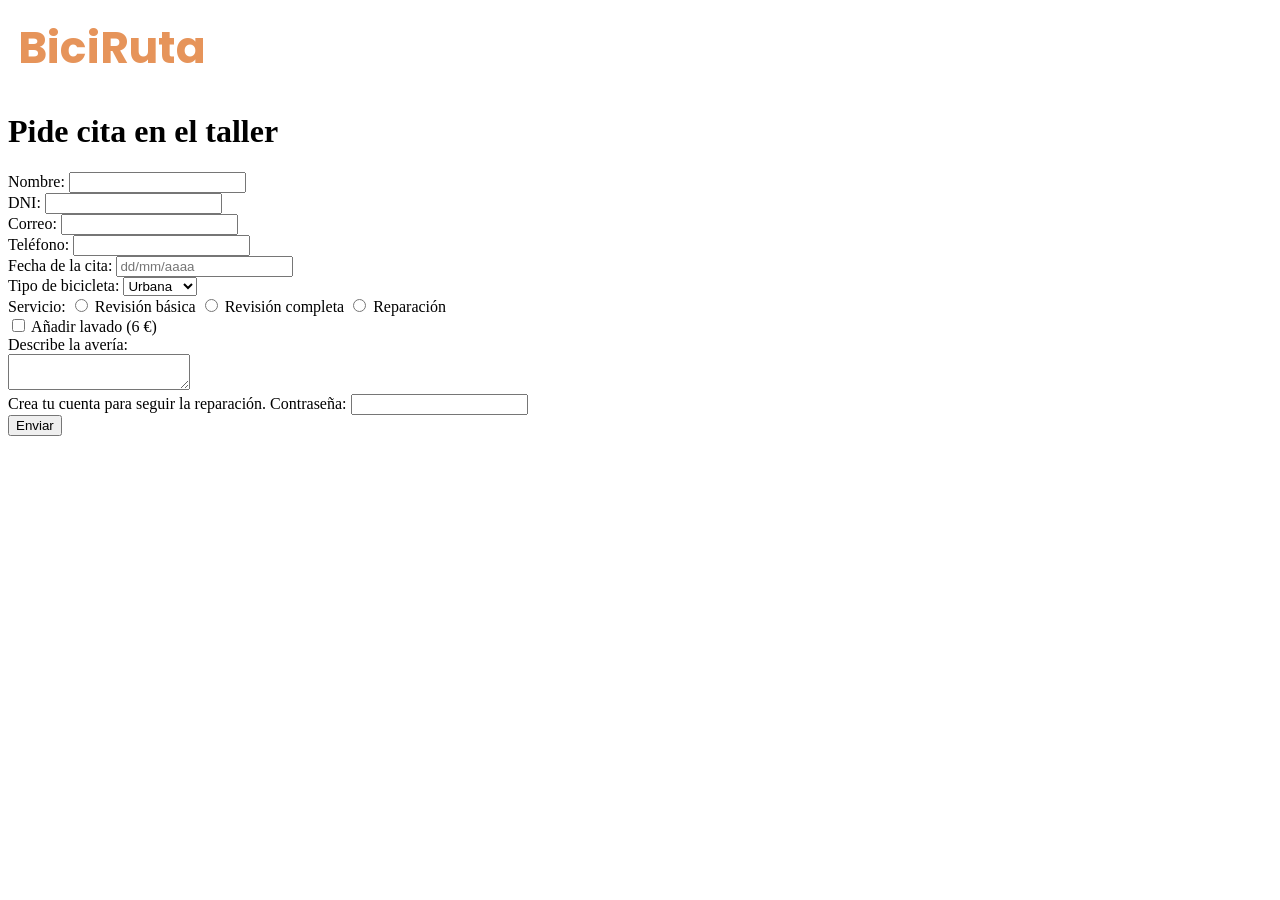
<file: ut04/cita_borrador.html>
<!DOCTYPE html>
<html lang="es">
<head>
  <meta charset="UTF-8">
  <meta name="viewport" content="width=device-width, initial-scale=1.0">
  <title>Cita en el taller · BiciRuta</title>
</head>
<body>
  <img src="img/logo_biciruta.png" alt="BiciRuta" width="320" height="80">
  <h1>Pide cita en el taller</h1>
  <form action="receptor.html">
    Nombre: <input type="text" name="nombre"><br>
    DNI: <input type="text" name="dni"><br>
    Correo: <input type="text" name="correo"><br>
    Teléfono: <input type="text"><br>
    Fecha de la cita: <input type="text" name="fecha" placeholder="dd/mm/aaaa"><br>
    Tipo de bicicleta:
    <select name="tipo">
      <option>Urbana</option><option>Montaña</option><option>Eléctrica</option>
    </select><br>
    Servicio:
    <input type="radio" name="servicio1"> Revisión básica
    <input type="radio" name="servicio2"> Revisión completa
    <input type="radio" name="servicio3"> Reparación<br>
    <input type="checkbox" name="lavado"> Añadir lavado (6 €)<br>
    Describe la avería:<br>
    <textarea name="averia"></textarea><br>
    Crea tu cuenta para seguir la reparación. Contraseña: <input type="text" name="clave"><br>
    <button>Enviar</button>
  </form>
</body>
</html>
</file>
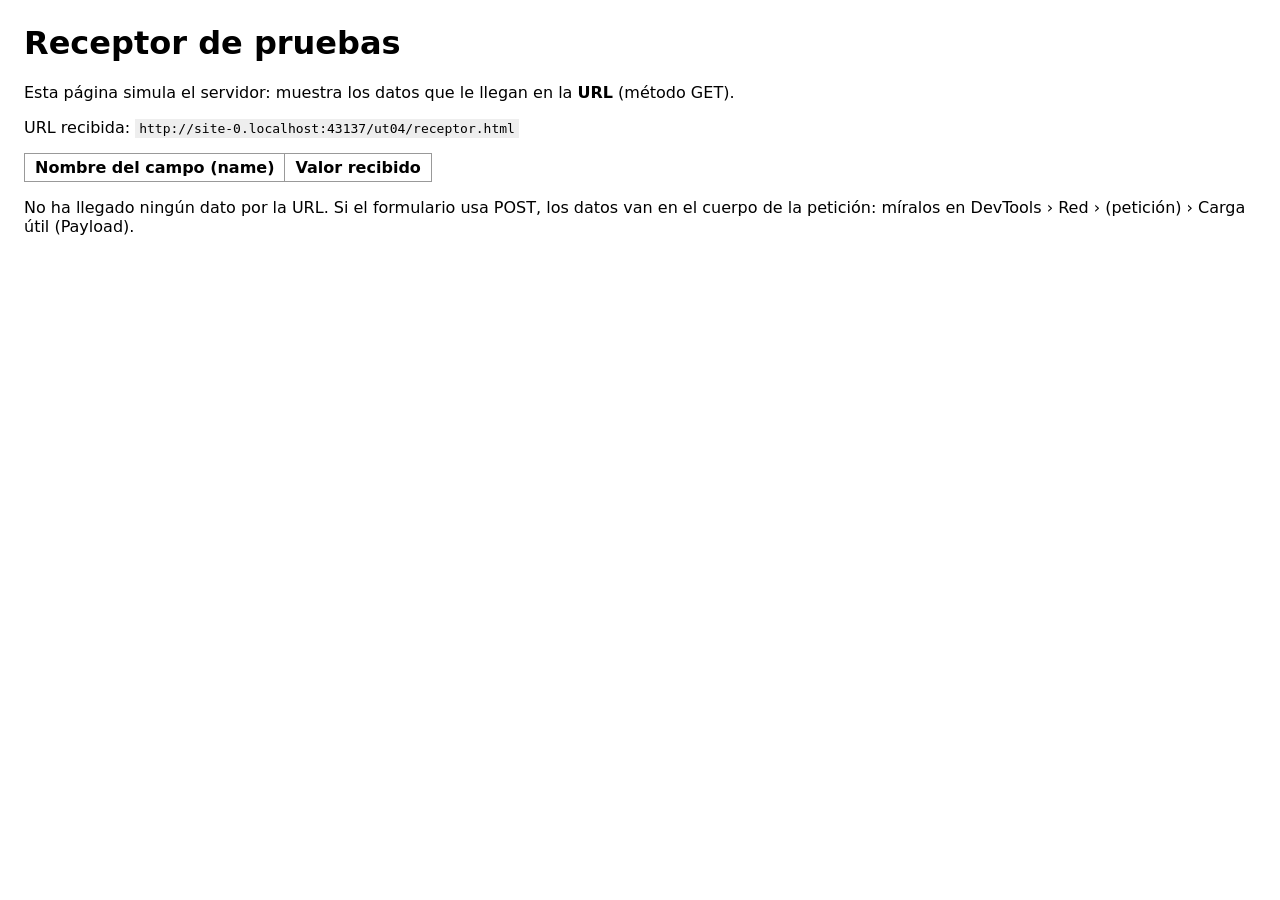
<file: ut04/receptor.html>
<!DOCTYPE html>
<html lang="es">
<head>
  <meta charset="UTF-8">
  <meta name="viewport" content="width=device-width, initial-scale=1.0">
  <title>Receptor de pruebas (GET)</title>
  <style>
    body { font-family: system-ui, sans-serif; margin: 24px; }
    table { border-collapse: collapse; } th, td { border: 1px solid #999; padding: 4px 10px; text-align: left; }
    code { background: #eee; padding: 2px 4px; word-break: break-all; }
  </style>
</head>
<body>
  <h1>Receptor de pruebas</h1>
  <p>Esta página simula el servidor: muestra los datos que le llegan en la <strong>URL</strong> (método GET).</p>
  <p>URL recibida: <code id="url"></code></p>
  <table>
    <thead><tr><th scope="col">Nombre del campo (name)</th><th scope="col">Valor recibido</th></tr></thead>
    <tbody id="datos"></tbody>
  </table>
  <p id="vacio" hidden>No ha llegado ningún dato por la URL. Si el formulario usa POST, los datos van en el cuerpo de la petición: míralos en DevTools › Red › (petición) › Carga útil (Payload).</p>
  <script>
    document.getElementById('url').textContent = location.href;
    const parametros = new URLSearchParams(location.search);
    const cuerpo = document.getElementById('datos');
    for (const [nombre, valor] of parametros) {
      const fila = document.createElement('tr');
      const c1 = document.createElement('td'); c1.textContent = nombre;
      const c2 = document.createElement('td'); c2.textContent = valor === '' ? '(vacío)' : valor;
      fila.append(c1, c2); cuerpo.append(fila);
    }
    document.getElementById('vacio').hidden = [...parametros].length > 0;
  </script>
</body>
</html>
</file>
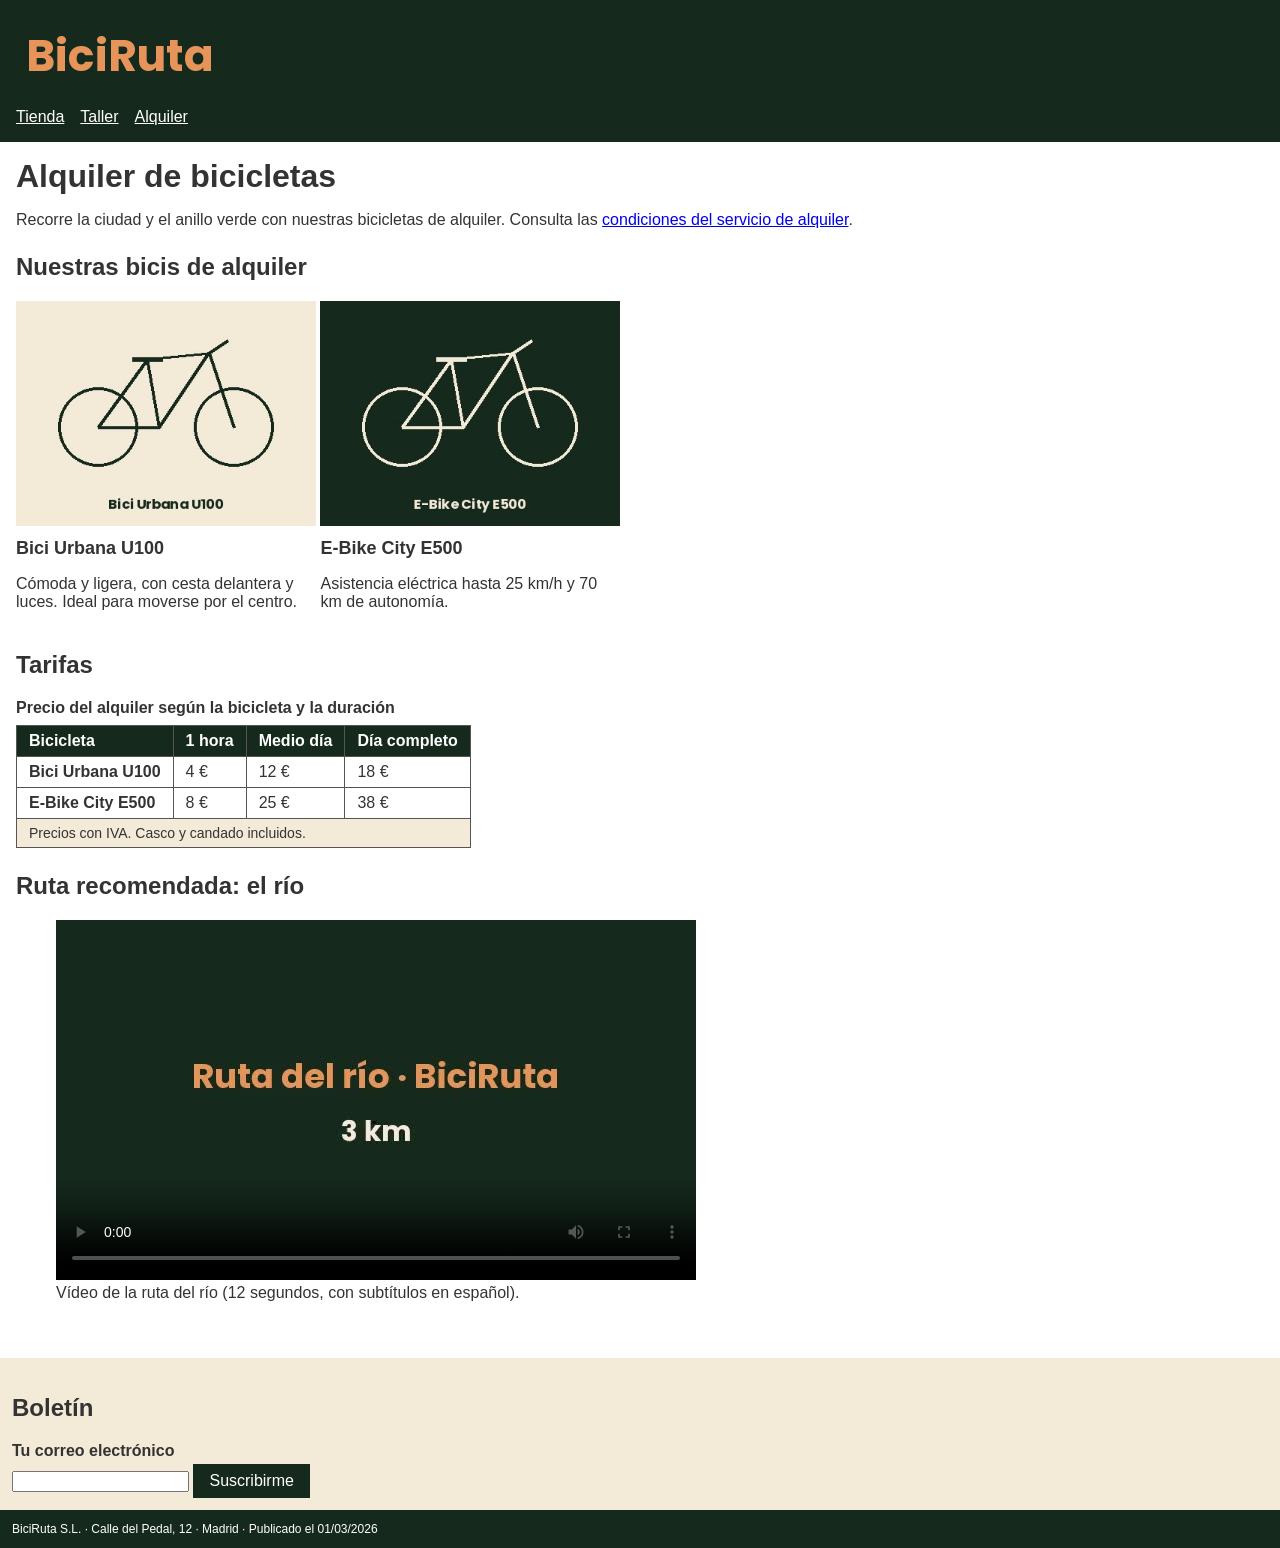
<file: ut03/alquiler/alquiler.html>
<!doctype html>
<html lang="es">
  <head>
    <meta charset="UTF-8" />
    <meta name="viewport" content="width=device-width, initial-scale=1.0" />
    <title>Alquiler</title>
    <link rel="stylesheet" href="css/estilos.css" />
  </head>
  <body>
    <header class="cabecera">
      <a href="#principal" class="saltar">Saltar al contenido principal</a>
      <img src="img/logo_biciruta.png" alt="Logo BiciRuta" />
      <nav>
        <ul class="menu">
          <li><a href="index.html">Tienda</a></li>
          <li><a href="taller.html">Taller</a></li>
          <li><a href="alquiler.html" aria-current="page">Alquiler</a></li>
        </ul>
      </nav>
    </header>
    <main class="contenido" id="principal">
      <h1>Alquiler de bicicletas</h1>
      <p>
        Recorre la ciudad y el anillo verde con nuestras bicicletas de alquiler.
        Consulta las
        <a href="condiciones.html">condiciones del servicio de alquiler</a>.
      </p>
      <section>
        <h2>Nuestras bicis de alquiler</h2>
        <article class="bici">
          <img
            src="img/bici_urbana-800.jpg"
            srcset="
              img/bici_urbana-400.jpg   400w,
              img/bici_urbana-800.jpg   800w,
              img/bici_urbana-1200.jpg 1200w
            "
            sizes="(min-width: 700px) 300px, 100vw"
            width="400"
            height="300"
            loading="lazy"
            alt="Bici Urbana U100, bicicleta de paseo con cesta delantera"
          />
          <h3>Bici Urbana U100</h3>
          <p>
            Cómoda y ligera, con cesta delantera y luces. Ideal para moverse por
            el centro.
          </p>
        </article>
        <article class="bici">
          <img
            src="img/bici_electrica-800.jpg"
            srcset="
              img/bici_electrica-400.jpg   400w,
              img/bici_electrica-800.jpg   800w,
              img/bici_electrica-1200.jpg 1200w
            "
            sizes="(min-width: 700px) 300px, 100vw"
            width="400"
            height="300"
            loading="lazy"
            alt="E-Bike City E500, bicicleta eléctrica urbana"
          />
          <h3>E-Bike City E500</h3>
          <p>Asistencia eléctrica hasta 25 km/h y 70 km de autonomía.</p>
        </article>
      </section>
      <section>
        <h2>Tarifas</h2>
        <table class="tarifas">
          <caption>
            Precio del alquiler según la bicicleta y la duración
          </caption>
          <thead>
            <tr>
              <th scope="col">Bicicleta</th>
              <th scope="col">1 hora</th>
              <th scope="col">Medio día</th>
              <th scope="col">Día completo</th>
            </tr>
          </thead>
          <tbody>
            <tr>
              <th scope="row">Bici Urbana U100</th>
              <td>4 €</td>
              <td>12 €</td>
              <td>18 €</td>
            </tr>
            <tr>
              <th scope="row">E-Bike City E500</th>
              <td>8 €</td>
              <td>25 €</td>
              <td>38 €</td>
            </tr>
          </tbody>
          <tfoot>
            <tr>
              <td colspan="4">Precios con IVA. Casco y candado incluidos.</td>
            </tr>
          </tfoot>
        </table>
      </section>

      <section>
        <h2>Ruta recomendada: el río</h2>
        <figure>
          <video
            controls
            preload="metadata"
            width="640"
            height="360"
            poster="img/ruta_rio_poster.jpg"
          >
            <source src="media/ruta_rio.mp4" type="video/mp4" />
            <track
              kind="captions"
              src="media/ruta_rio.es.vtt"
              srclang="es"
              label="Español"
              default
            />
            <p>Tu navegador no puede reproducir este vídeo.</p>
          </video>
          <figcaption>
            Vídeo de la ruta del río (12 segundos, con subtítulos en español).
          </figcaption>
        </figure>
      </section>
    </main>

    <aside class="lateral">
      <h2>Boletín</h2>
      <form action="#" method="post">
        <label for="correo">Tu correo electrónico</label>
        <input
          type="email"
          id="correo"
          name="correo"
          autocomplete="email"
          required
        />
        <button type="submit">Suscribirme</button>
      </form>
    </aside>

    <footer class="pie">
      BiciRuta S.L. · Calle del Pedal, 12 · Madrid · Publicado el
      <time datetime="2026-03-01">01/03/2026</time>
    </footer>
  </body>
</html>
</file>
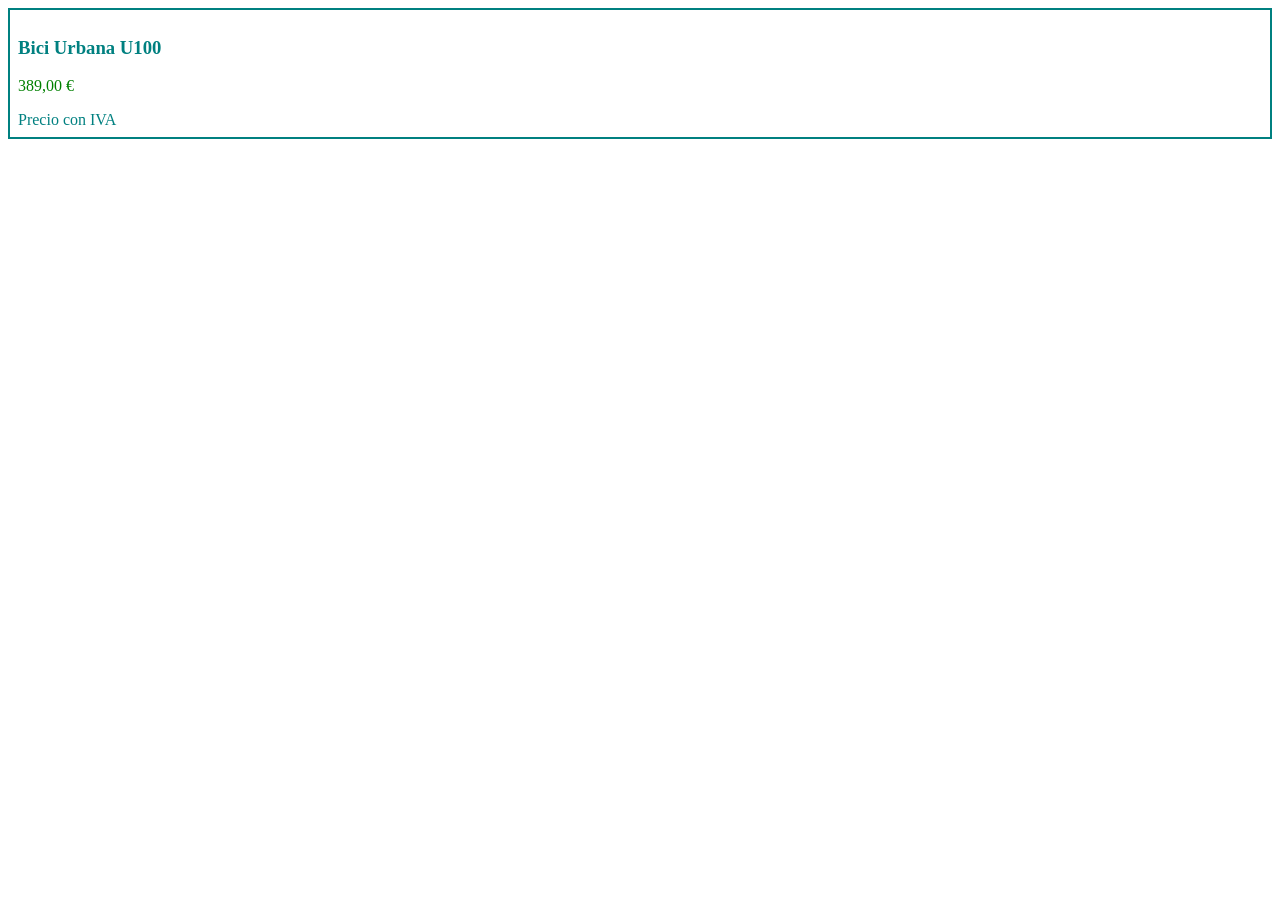
<file: ut06/inicio/especificidad.html>
<!DOCTYPE html>
<html lang="es">
<head>
  <meta charset="UTF-8">
  <meta name="viewport" content="width=device-width, initial-scale=1.0">
  <title>Reto de especificidad</title>
  <style>
    /* A */ p                      { color: black; }
    /* B */ .precio               { color: green !important; }
    /* C */ main article p         { color: blue; }
    /* D  .producto .precio      { color: orange; } */
    /* E  #precio-u100           { color: red; } */
    /* F  p.precio.oferta        { color: purple; } */
    /* G */ .precio                { color: brown; }
    /* H */ article                { color: teal; border: 2px solid teal; padding: 8px; }
  </style>
</head>
<body>
  <main>
    <article class="producto">
      <h3>Bici Urbana U100</h3>
      <p id="precio-u100" class="precio oferta" style="color: gray">389,00 €</p>
      <span class="nota">Precio con IVA</span>
    </article>
  </main>
</body>
</html>
</file>
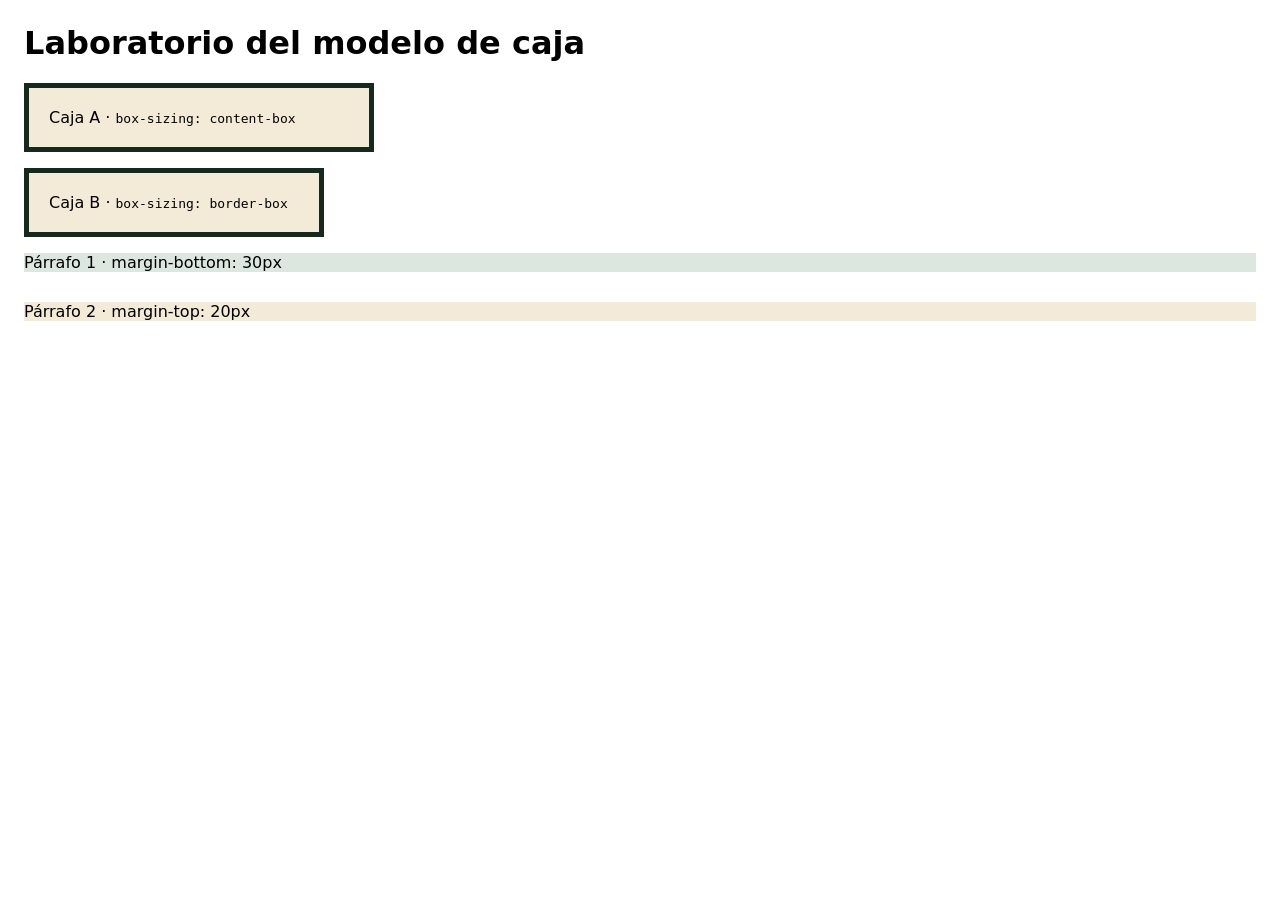
<file: ut06/inicio/modelo_caja.html>
<!DOCTYPE html>
<html lang="es">
<head>
  <meta charset="UTF-8">
  <meta name="viewport" content="width=device-width, initial-scale=1.0">
  <title>Laboratorio del modelo de caja</title>
  <style>
    body { font-family: system-ui, sans-serif; margin: 24px; }
    .caja { width: 300px; padding: 20px; border: 5px solid #152A1D; margin-bottom: 16px; background: #F4EAD8; }
    .a { box-sizing: content-box; }
    .b { box-sizing: border-box; }
    .p1 { margin-bottom: 30px; background: #DCE8DF; }
    .p2 { margin-top: 20px; background: #F4EAD8; }
  </style>
</head>
<body>
  <h1>Laboratorio del modelo de caja</h1>
  <div class="caja a">Caja A · <code>box-sizing: content-box</code></div>
  <div class="caja b">Caja B · <code>box-sizing: border-box</code></div>
  <p class="p1">Párrafo 1 · margin-bottom: 30px</p>
  <p class="p2">Párrafo 2 · margin-top: 20px</p>
</body>
</html>
</file>
<file: css/estilos.css>
body {
  font-family: Arial, sans-serif;
  margin: 0;
  background: #f4f4f4;
  color: #1a1a1a;
}
header {
  background: #152a1d;
  color: white;
  padding: 24px;
}
main {
  padding: 24px;
}
a {
  color: #2c7a3f;
}
</file>
<file: ut03/fase5/css/ruta.css>
body { font-family: Arial, sans-serif; margin: 0; color: #222; line-height: 1.5; }

.saltar { position: absolute; left: -9999px; top: 0; background: #fff; color: #0B3D2E;
          padding: 8px 16px; font-weight: bold; z-index: 100; }
.saltar:focus { left: 8px; top: 8px; }

.cabecera { background: #0B3D2E; color: #fff; padding: 16px; }
.marca { margin: 0; font-size: 22px; font-weight: bold; color: #fff; }
.menu { list-style: none; margin: 8px 0 0; padding: 0; display: flex; flex-wrap: wrap; gap: 16px; }
.menu a { color: #fff; }
.menu a[aria-current="page"] { font-weight: bold; }

main { padding: 16px; max-width: 900px; }
h1 { font-size: 32px; margin: 0 0 8px; }
h2 { font-size: 24px; margin-top: 24px; }
h3 { font-size: 18px; margin: 8px 0 4px; }

.ficha { display: inline-block; width: 400px; vertical-align: top; margin-right: 16px; }
.ficha img { width: 100%; height: auto; }
@media (max-width: 699px) {
  .ficha { display: block; width: 100%; margin-right: 0; }
}

.horario { border-collapse: collapse; }
.horario caption { text-align: left; font-weight: bold; padding-bottom: 8px; }
.horario th, .horario td { border: 1px solid #555; padding: 6px 12px; text-align: left; }
.horario thead th { background: #0B3D2E; color: #fff; }
.horario tfoot td { font-size: 14px; background: #EEF4EF; }

figure { margin: 0; }
video { max-width: 100%; height: auto; }
figcaption { font-size: 14px; margin-top: 4px; }

.lateral { background: #EEF4EF; padding: 12px 16px; margin: 24px 16px; max-width: 420px; }
.lateral label { display: block; font-weight: bold; margin-top: 8px; }
.lateral input { width: 100%; box-sizing: border-box; padding: 6px; border: 1px solid #555; }
button { margin-top: 12px; background: #0B3D2E; color: #fff; border: 0; padding: 8px 16px;
         font-size: 16px; cursor: pointer; }

.pie { background: #0B3D2E; color: #fff; padding: 12px 16px; font-size: 14px; }
.pie p { margin: 0; }

:focus-visible { outline: 3px solid #0B3D2E; outline-offset: 2px; box-shadow: 0 0 0 6px #F2B134; }
</file>
<file: ut06/fase5/css/estilos.css>
/* ==========================================================
   Salida en bici por el Parque del Retiro · ASIR 1
   Hoja de estilos de la Práctica 06 (LM UT6) · Fase 5
   Autor: Luis Javier López Lachapel
   ----------------------------------------------------------
   Contrastes medidos (WCAG 2.x, nivel AA = 4,5:1 texto normal):
     Blanco #FFFFFF sobre verde #0B3D2E ...... 12,20:1  AA ✔ (cabecera, pie, botón)
     Texto #222222 sobre blanco .............. 15,91:1  AA ✔ (texto general)
     Texto #222222 sobre verde claro #EEF4EF . 14,26:1  AA ✔ (inscripción)
     Verde #0B3D2E sobre amarillo #F2B134 .... 6,46:1   AA ✔ (botón en :hover)
     Amarillo #F2B134 sobre verde #0B3D2E .... 6,46:1   AA ✔ (enlace actual del menú)
     Gris #4A4A4A sobre blanco ............... 8,86:1   AA ✔ (pies de foto y notas)
   ========================================================== */

/* ---------- 1. Base: modelo de caja y tamaños en rem ---------- */
*,
*::before,
*::after {
  box-sizing: border-box;
}

html {
  font-size: 100%;
}

/* Selector de etiqueta */
body {
  margin: 0;
  font-family: system-ui, -apple-system, "Segoe UI", Arial, sans-serif;
  font-size: 1rem;
  line-height: 1.6;
  color: #222222;
  background-color: #ffffff;
}

h1,
h2,
h3 {
  line-height: 1.2;
  color: #0B3D2E;
}

h1 { font-size: 2.25rem; margin: 0 0 1rem; }
h2 { font-size: 1.5rem; margin: 2.5rem 0 1rem; }
h3 { font-size: 1.125rem; margin: 0.75rem 0 0.5rem; }

img,
video {
  max-width: 100%;
  height: auto;
  display: block;
}

/* ---------- 2. Enlace para saltar al contenido ---------- */
.saltar {
  position: absolute;
  left: -9999px;
  top: 0;
  padding: 0.5rem 1rem;
  background-color: #ffffff;
  color: #0B3D2E;
  font-weight: 700;
  z-index: 100;
}

/* Pseudoclase */
.saltar:focus {
  left: 0.5rem;
  top: 0.5rem;
}

/* ---------- 3. Cabecera y menú ---------- */
.cabecera {
  background-color: #0B3D2E;
  color: #ffffff;
  padding: 1rem 1.5rem;
}

.marca {
  margin: 0 0 0.5rem;
  font-size: 1.375rem;
  font-weight: 700;
}

.menu {
  list-style: none;
  margin: 0;
  padding: 0;
}

/* Combinador hijo: solo los li directos del menú, en línea */
.menu > li {
  display: inline-block;
  margin-right: 1.25rem;
}

.menu a {
  color: #ffffff;
  text-decoration: none;
  font-weight: 600;
}

.menu a:hover {
  text-decoration: underline;
}

/* Selector de atributo: la sección actual en amarillo (6,46:1) */
.menu a[aria-current="page"] {
  color: #F2B134;
  border-bottom: 2px solid #F2B134;
}

/* ---------- 4. Contenido centrado con ancho máximo ---------- */
/* Selector de id */
#principal {
  max-width: 900px;
  margin: 0 auto;
  padding: 2rem 1.5rem 1rem;
}

/* Combinador hermano adyacente: la entradilla bajo el h1 */
h1 + p {
  font-size: 1.125rem;
  margin-bottom: 1.5rem;
}

/* ----------------------------------------------------------
   DEMOSTRACIÓN DE ESPECIFICIDAD (color de los títulos h2)
     h2              (0,0,1) → verde #0B3D2E   (regla de arriba)
     section h2      (0,0,2) → gana a h2: borde inferior amarillo
     #horario h2     (1,0,1) → gana a las dos: solo el h2 del
                               horario sale en #222222, aunque
                               "section h2" vaya escrita después
   ---------------------------------------------------------- */
#horario h2 {
  color: #222222;
}

section h2 {
  color: #0B3D2E;
  border-bottom: 3px solid #F2B134;
  padding-bottom: 0.25rem;
}

/* ---------- 5. Fichas del recorrido (modelo de caja) ---------- */
/* Selector de clase */
.ficha {
  display: inline-block;
  vertical-align: top;
  width: 400px;
  max-width: 100%;
  padding: 1rem;
  margin: 0 1rem 1rem 0;
  border: 1px solid #c9d6cc;
  border-radius: 0.75rem;
  background-color: #ffffff;
}

/* Combinador descendiente */
.ficha img {
  border-radius: 0.5rem;
}

.ficha ul {
  padding-left: 1.25rem;
  margin: 0;
}

/* Pseudoclase estructural: las fichas pares con fondo verde claro */
.ficha:nth-of-type(even) {
  background-color: #EEF4EF;
}

/* ---------- 6. Tabla del horario ---------- */
.horario {
  width: 100%;
  border-collapse: collapse;
}

.horario caption {
  text-align: left;
  font-weight: 700;
  padding-bottom: 0.5rem;
}

.horario th,
.horario td {
  border: 1px solid #c9d6cc;
  padding: 0.5rem 0.75rem;
  text-align: left;
}

.horario thead th {
  background-color: #0B3D2E;
  color: #ffffff;
}

.horario tbody tr:nth-child(even) {
  background-color: #F7FAF7;
}

.horario tfoot td {
  font-size: 0.875rem;
  color: #4A4A4A;
  background-color: #EEF4EF;
}

/* ---------- 7. Vídeo ---------- */
figure {
  margin: 0;
}

figcaption {
  font-size: 0.875rem;
  color: #4A4A4A;
  margin-top: 0.5rem;
}

/* ---------- 8. Inscripción ---------- */
#inscripcion {
  max-width: calc(900px - 3rem); /* mismo ancho que el contenido del main */
  margin: 1rem auto 2.5rem;
  padding: 1.5rem;
  border-left: 6px solid #F2B134;
  border-radius: 0.5rem;
  background-color: #EEF4EF;
}

#inscripcion h2 {
  margin-top: 0;
}

.lateral label {
  display: block;
  font-weight: 700;
  margin-top: 0.75rem;
}

.lateral input {
  width: 100%;
  max-width: 26rem;
  padding: 0.5rem;
  border: 1px solid #555555;
  border-radius: 0.375rem;
  font-size: 1rem;
}

/* Selector de atributo en los campos */
input[required] {
  border-left: 4px solid #0B3D2E;
}

button {
  display: block;
  margin-top: 1rem;
  padding: 0.6rem 1.25rem;
  border: 2px solid #0B3D2E;
  border-radius: 0.5rem;
  background-color: #0B3D2E;
  color: #ffffff;
  font-size: 1rem;
  font-weight: 700;
  cursor: pointer;
}

/* Pseudoclase :hover (verde sobre amarillo, 6,46:1) */
button:hover {
  background-color: #F2B134;
  color: #0B3D2E;
}

/* ---------- 9. Pie ---------- */
.pie {
  background-color: #0B3D2E;
  color: #ffffff;
  padding: 1rem 1.5rem;
  font-size: 0.875rem;
  text-align: center;
}

.pie p {
  margin: 0;
}

/* ---------- 10. Foco visible para el teclado ---------- */
:focus-visible {
  outline: 3px solid #0B3D2E;
  outline-offset: 2px;
  box-shadow: 0 0 0 6px #F2B134;
}
</file>
<file: ut06/inicio/css/estilos.css>
/* ==========================================================
   BiciRuta · Hoja de estilos única (Práctica 06 · LM UT6)
   Autor: Luis Javier López Lachapel · ASIR 1
   ----------------------------------------------------------
   Paleta de marca y contrastes medidos (WCAG 2.x):
     Texto #222222 sobre blanco ........ 15,91:1  AA ✔
     Crema #F4EAD8 sobre verde #152A1D . 12,75:1  AA ✔
     Naranja #E6945A sobre verde ....... 6,34:1   AA ✔
     Verde #152A1D sobre naranja ....... 6,34:1   AA ✔ (botones)
     Naranja oscuro #A4501E sobre blanco 5,61:1   AA ✔ (precios en oferta)
     Gris #595959 sobre blanco ......... 7,00:1   AA ✔ (precio tachado)
     Naranja #E6945A sobre blanco ...... 2,40:1   ✘  -> solo bordes y fondos
   ========================================================== */

/* ---------- 1. Base: modelo de caja y tamaño raíz ---------- */
*,
*::before,
*::after {
  box-sizing: border-box;
}

html {
  font-size: 100%; /* respeta el tamaño de letra elegido en el navegador */
}

body {
  margin: 0;
  font-family: "Poppins", system-ui, -apple-system, "Segoe UI", Arial, sans-serif;
  font-size: 1rem;
  line-height: 1.6;
  color: #222222;
  background-color: #ffffff;
}

h1,
h2,
h3 {
  line-height: 1.2;
  color: #152A1D;
  margin: 0 0 0.75rem;
}

h1 { font-size: 2.5rem; font-weight: 700; }
h2 { font-size: 1.75rem; font-weight: 600; }
h3 { font-size: 1.25rem; font-weight: 600; }

p {
  margin: 0 0 1rem;
}

img {
  max-width: 100%;
  height: auto;
  display: block;
}

a {
  color: #152A1D;
}

/* ---------- 2. Cabecera y menú ---------- */
.cabecera {
  background-color: #152A1D;
  color: #F4EAD8;
  padding: 1rem 1.5rem;
}

.cabecera img {
  width: 16rem;
  margin-bottom: 0.5rem;
}

.menu {
  list-style: none;
  margin: 0;
  padding: 0;
}

/* S3 · Combinador hijo: solo los li hijos directos del menú, en línea */
.menu > li {
  display: inline-block;
  margin-right: 1.25rem;
}

.menu a {
  color: #F4EAD8;
  text-decoration: none;
  font-weight: 600;
}

.menu a:hover {
  text-decoration: underline;
}

/* S2 · Atributo: el enlace de la página actual en naranja
   (naranja sobre verde = 6,34:1, AA) */
.menu a[aria-current="page"] {
  color: #E6945A;
  border-bottom: 2px solid #E6945A;
}

/* S1 · Atributo + ::after: los enlaces externos muestran « ↗» */
a[href^="http"]::after {
  content: " ↗";
}

/* ---------- 3. Contenido principal centrado ---------- */
main {
  max-width: 1100px;
  margin: 0 auto;
  padding: 2rem 1.5rem;
}

.portada {
  background-color: #F4EAD8;
  border-radius: 0.75rem;
  padding: 2rem;
  margin-bottom: 2rem;
}

/* S4 · Hermano adyacente: el párrafo justo después del h1, más grande */
h1 + p {
  font-size: 1.25rem;
}

/* ---------- 4. Botones ---------- */
.boton {
  display: inline-block;
  padding: 0.6rem 1.2rem;
  border: 2px solid #E6945A;
  border-radius: 0.5rem;
  background-color: #E6945A;
  color: #152A1D; /* 6,34:1 sobre el naranja */
  font-weight: 600;
  text-decoration: none;
}

/* S8 · Pseudoclases: cambio al pasar el ratón y foco visible con teclado */
.boton:hover {
  background-color: #152A1D;
  color: #F4EAD8;
}

.boton:focus-visible {
  outline: 3px solid #152A1D;
  outline-offset: 3px;
}

/* ---------- 5. Catálogo: tarjetas con el modelo de caja ---------- */
#catalogo h2 {
  border-bottom: 3px solid #E6945A;
  padding-bottom: 0.25rem;
}

.producto {
  display: inline-block;
  vertical-align: top;
  width: 250px;
  padding: 1rem;
  margin: 0 0.5rem 1.5rem 0;
  border: 1px solid #d0d0d0;
  border-radius: 0.75rem;
  background-color: #ffffff;
  position: relative;
}

.producto img {
  border-radius: 0.5rem;
  margin-bottom: 0.75rem;
}

.precio {
  font-size: 1.25rem;
  font-weight: 700;
  color: #152A1D;
}

/* S5 · :nth-of-type(even): tarjetas pares con fondo crema claro */
.producto:nth-of-type(even) {
  background-color: #FBF6EE;
}

/* S6 · Dos clases: tarjetas en oferta con borde naranja y etiqueta */
.producto.oferta {
  border: 2px solid #E6945A;
}

.producto.oferta::before {
  content: "OFERTA";
  position: absolute;
  top: -0.75rem;
  right: 1rem;
  padding: 0.1rem 0.6rem;
  border-radius: 0.25rem;
  background-color: #E6945A;
  color: #152A1D;
  font-size: 0.75rem;
  font-weight: 700;
  letter-spacing: 0.05em;
}

.producto.oferta .precio {
  color: #A4501E; /* naranja oscuro, 5,61:1 sobre blanco */
}

/* S7 · Descendiente: el precio antiguo tachado, más pequeño y gris */
.precio del {
  font-size: 0.875rem;
  font-weight: 400;
  color: #595959; /* 7:1 sobre blanco */
  margin-right: 0.25rem;
}

/* ---------- 6. Aviso y pie ---------- */
.aviso {
  background-color: #F4EAD8;
  border-left: 6px solid #E6945A;
  border-radius: 0.5rem;
  padding: 1.25rem 1.5rem;
}

.pie {
  background-color: #152A1D;
  color: #F4EAD8;
  padding: 1rem 1.5rem;
  text-align: center;
}

.pie a {
  color: #E6945A;
}
</file>
<file: ut04/css/cita.css>
/* ===== Formularios BiciRuta · UT4 ===== */
:root {
  --verde: #1b7f3b;
  --rojo: #c0392b;
  --azul: #1d4e89;
  --gris: #555;
  --fondo: #f4f6f8;
}

* {
  box-sizing: border-box;
}

body {
  margin: 0;
  font-family:
    system-ui,
    -apple-system,
    "Segoe UI",
    Roboto,
    sans-serif;
  line-height: 1.5;
  color: #222;
  background: var(--fondo);
}

/* --- Cabecera con buscador --- */
.cabecera {
  display: flex;
  flex-wrap: wrap;
  align-items: center;
  justify-content: space-between;
  gap: 1rem;
  padding: 1rem 1.5rem;
  background: #fff;
  border-bottom: 3px solid var(--azul);
}
.cabecera img {
  max-width: 100%;
  height: auto;
}
.buscador {
  display: flex;
  flex-wrap: wrap;
  align-items: center;
  gap: 0.5rem;
}
.buscador input {
  width: 14rem;
}

main {
  max-width: 760px;
  margin: 0 auto;
  padding: 1rem 1.5rem 3rem;
}
h1 {
  color: var(--azul);
}
.nota {
  color: var(--gris);
}

/* --- Grupos --- */
fieldset {
  background: #fff;
  border: 1px solid #cfd6dd;
  border-radius: 8px;
  padding: 1rem 1.25rem;
  margin: 0 0 1.25rem;
  min-width: 0; /* por defecto un fieldset no encoge y se sale en móvil */
}
input[type="file"] {
  max-width: 100%;
}
legend {
  font-weight: 700;
  color: var(--azul);
  padding: 0 0.4rem;
}
fieldset.grupo {
  border-style: dashed;
  margin-top: 0.5rem;
}
fieldset:disabled {
  opacity: 0.55;
}

.campo {
  display: flex;
  flex-direction: column;
  margin-bottom: 1rem;
}
.campo label {
  font-weight: 600;
  margin-bottom: 0.25rem;
}
.opcion {
  display: flex;
  align-items: center;
  gap: 0.5rem;
  margin: 0.35rem 0;
}
.opcion-cuenta {
  margin-bottom: 0.75rem;
  font-weight: 600;
}

input,
select,
textarea,
button {
  font: inherit;
}
input:not([type="radio"], [type="checkbox"], [type="file"]),
select,
textarea {
  padding: 0.5rem 0.6rem;
  border: 2px solid #9aa5b1;
  border-radius: 6px;
  background: #fff;
}
textarea {
  resize: vertical;
}
input[type="radio"],
input[type="checkbox"] {
  width: 1.15rem;
  height: 1.15rem;
}

:focus-visible {
  outline: 3px solid #f0a500;
  outline-offset: 2px;
}

.ayuda {
  color: var(--gris);
  font-size: 0.9rem;
}
.contador {
  align-self: flex-end;
  font-size: 0.9rem;
  color: var(--gris);
}

/* --- Estados de validación: solo después de que el usuario interactúe --- */
input:user-invalid,
select:user-invalid,
textarea:user-invalid {
  border-color: var(--rojo);
  background: #fdf0ef;
}
input:user-valid,
select:user-valid,
textarea:user-valid {
  border-color: var(--verde);
}

/* --- Botones --- */
.botones {
  display: flex;
  gap: 0.75rem;
  margin-top: 1rem;
}
button {
  padding: 0.6rem 1.2rem;
  border: 0;
  border-radius: 6px;
  background: var(--azul);
  color: #fff;
  font-weight: 600;
  cursor: pointer;
}
button:hover {
  background: #163c69;
}
button.secundario {
  background: #e1e6eb;
  color: #222;
}

.visualmente-oculto {
  position: absolute;
  width: 1px;
  height: 1px;
  overflow: hidden;
  clip: rect(0 0 0 0);
  white-space: nowrap;
}

/* --- Móvil --- */
@media (max-width: 600px) {
  .cabecera {
    flex-direction: column;
    align-items: flex-start;
  }
  .buscador input {
    width: 100%;
  }
  .botones {
    flex-direction: column;
  }
  button {
    width: 100%;
  }
}
</file>
<file: ut03/alquiler/css/estilos.css>
body {
  font-family: Arial, sans-serif;
  margin: 0;
  color: #333;
}
.cabecera {
  background: #152a1d;
  padding: 16px;
}
.menu a {
  color: #ffffff;
}
.menu {
  list-style: none;
  margin: 8px 0 0;
  padding: 0;
  display: flex;
  gap: 16px;
}
.contenido {
  padding: 16px;
}
h1 {
  font-size: 32px;
  margin: 0 0 8px;
}
h2 {
  font-size: 24px;
  margin-top: 24px;
}
h3 {
  font-size: 18px;
  margin: 8px 0 4px;
}
p {
  color: #333333;
}
.bici {
  display: inline-block;
  width: 300px;
  vertical-align: top;
}
.lateral {
  background: #f4ead8;
  padding: 12px;
  margin-top: 24px;
}
button {
  display: inline-block;
  background: #152a1d;
  color: #fff;
  padding: 8px 16px;
  cursor: pointer;
  border: 0;
  font-size: 16px;
}
.pie {
  background: #152a1d;
  color: #ffffff;
  padding: 12px;
  font-size: 12px;
}
.lateral label {
  display: block;
  margin-bottom: 4px;
  font-weight: bold;
}
/* Enlace para saltar al contenido: oculto hasta que recibe el foco */
.saltar {
  position: absolute;
  left: -9999px;
  top: 0;
  background: #fff;
  color: #152a1d;
  padding: 8px 16px;
  font-weight: bold;
  z-index: 100;
}
.saltar:focus {
  left: 8px;
  top: 8px;
}

/* Foco siempre visible */
:focus-visible {
  outline: 3px solid #152a1d;
  outline-offset: 2px;
  box-shadow: 0 0 0 6px #e6945a;
}
.bici img {
  width: 100%;
  height: auto;
}
@media (max-width: 699px) {
  .bici {
    display: block;
    width: 100%;
  }
}
.tarifas {
  border-collapse: collapse;
}
.tarifas caption {
  text-align: left;
  font-weight: bold;
  padding-bottom: 8px;
}
.tarifas th,
.tarifas td {
  border: 1px solid #555;
  padding: 6px 12px;
  text-align: left;
}
.tarifas thead th {
  background: #152a1d;
  color: #fff;
}
.tarifas tfoot td {
  font-size: 14px;
  background: #f4ead8;
}
</file>
